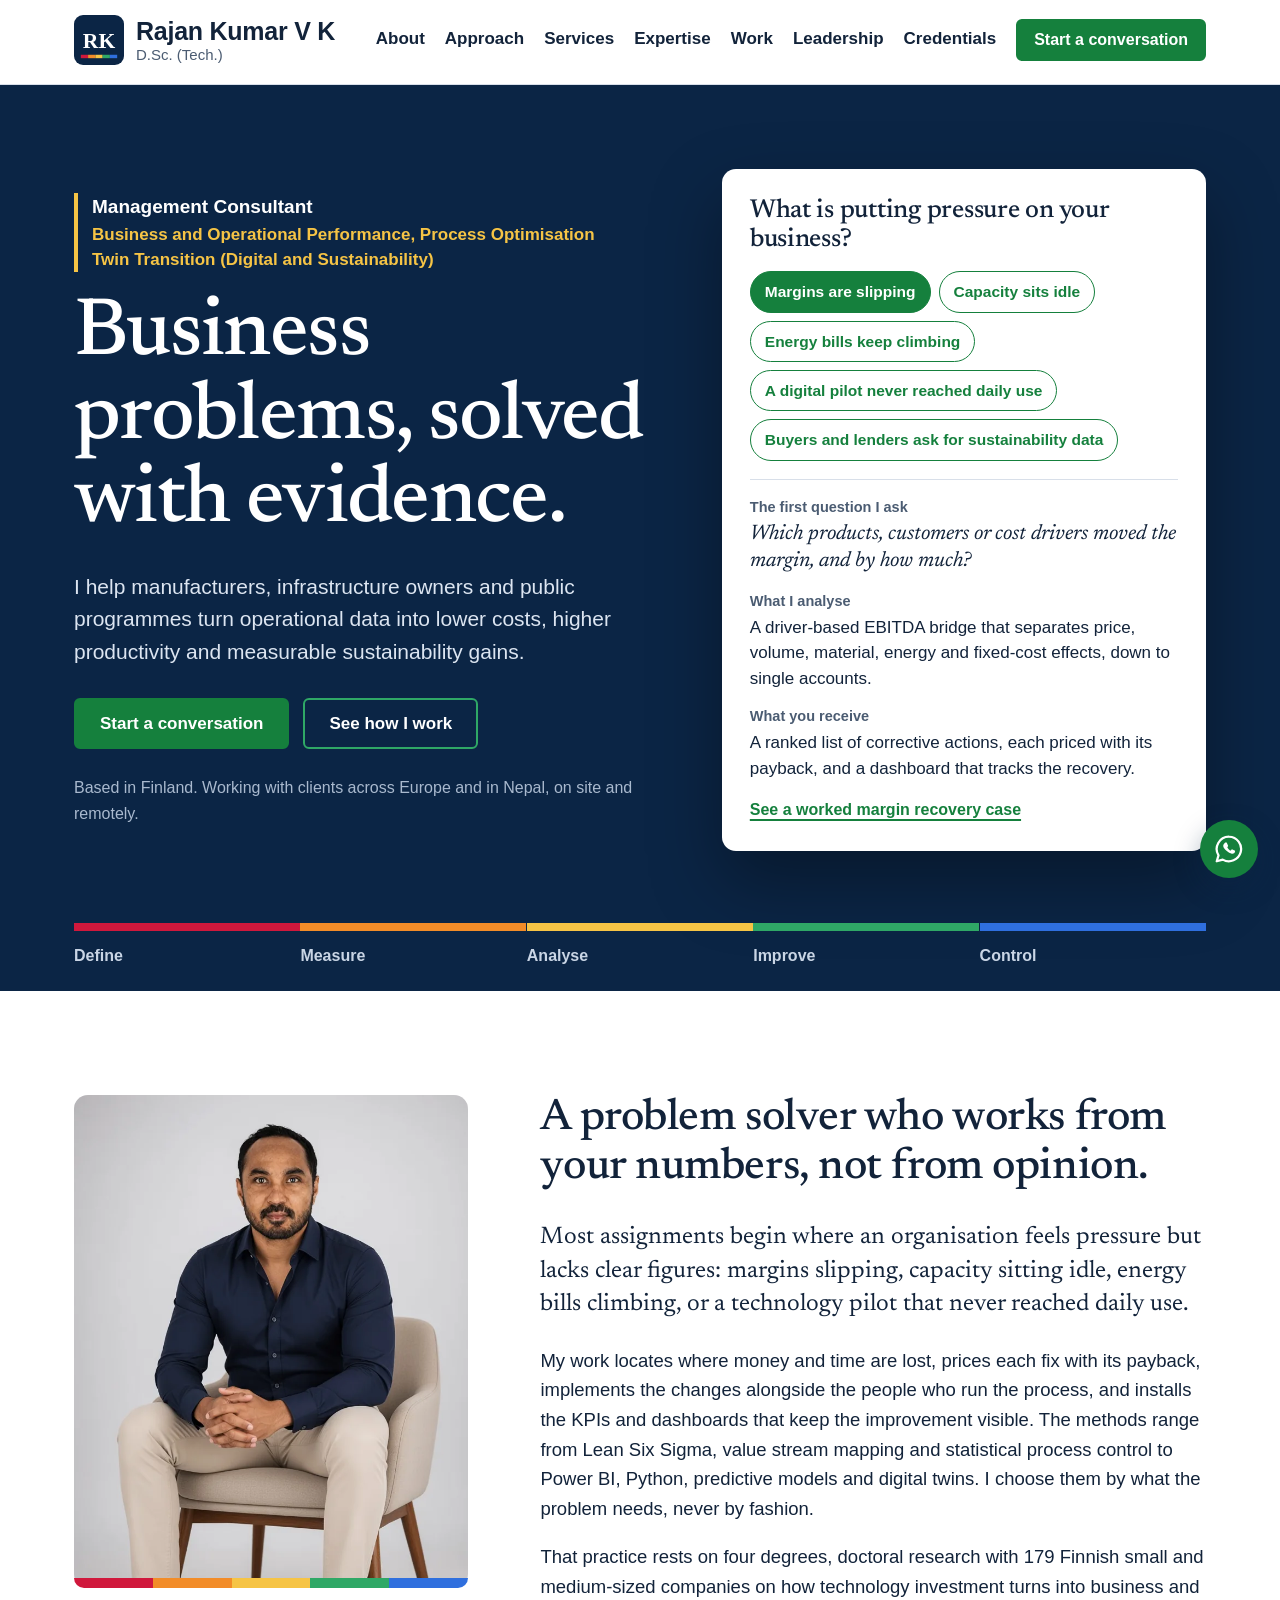
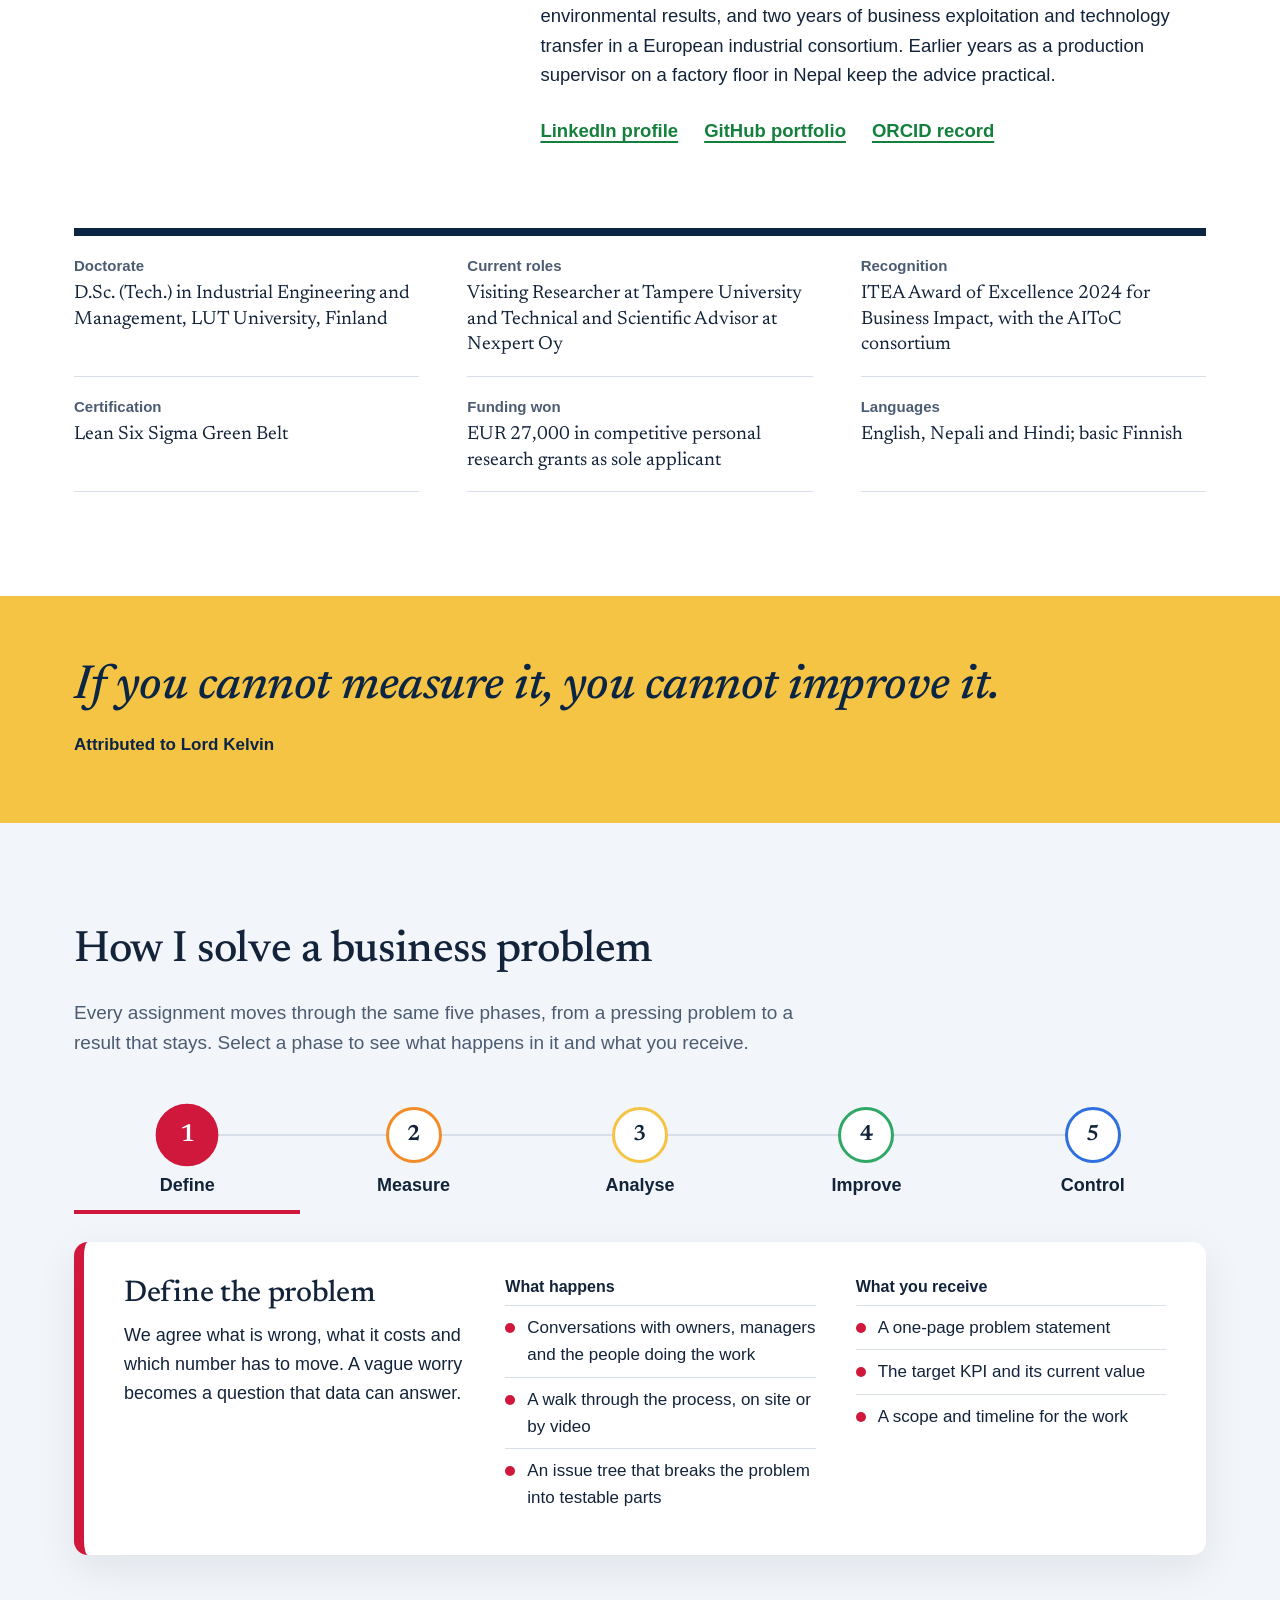
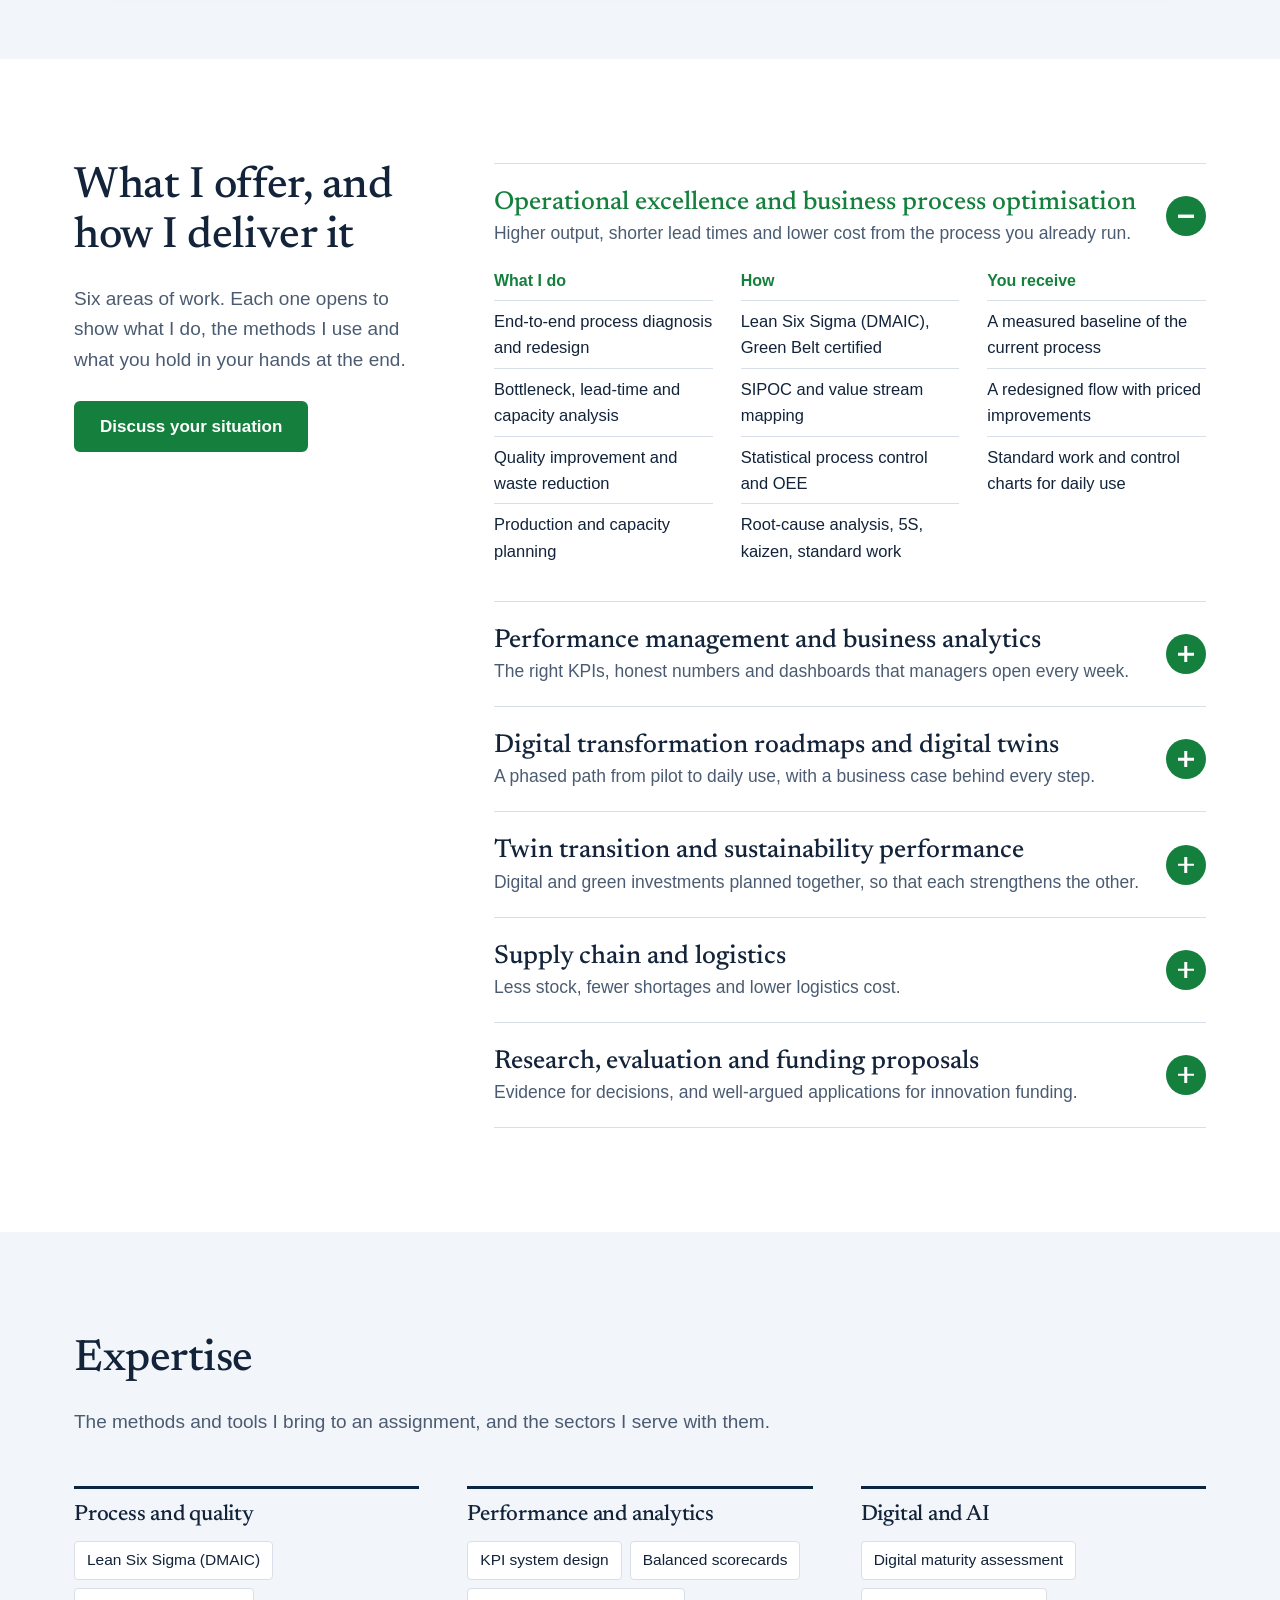
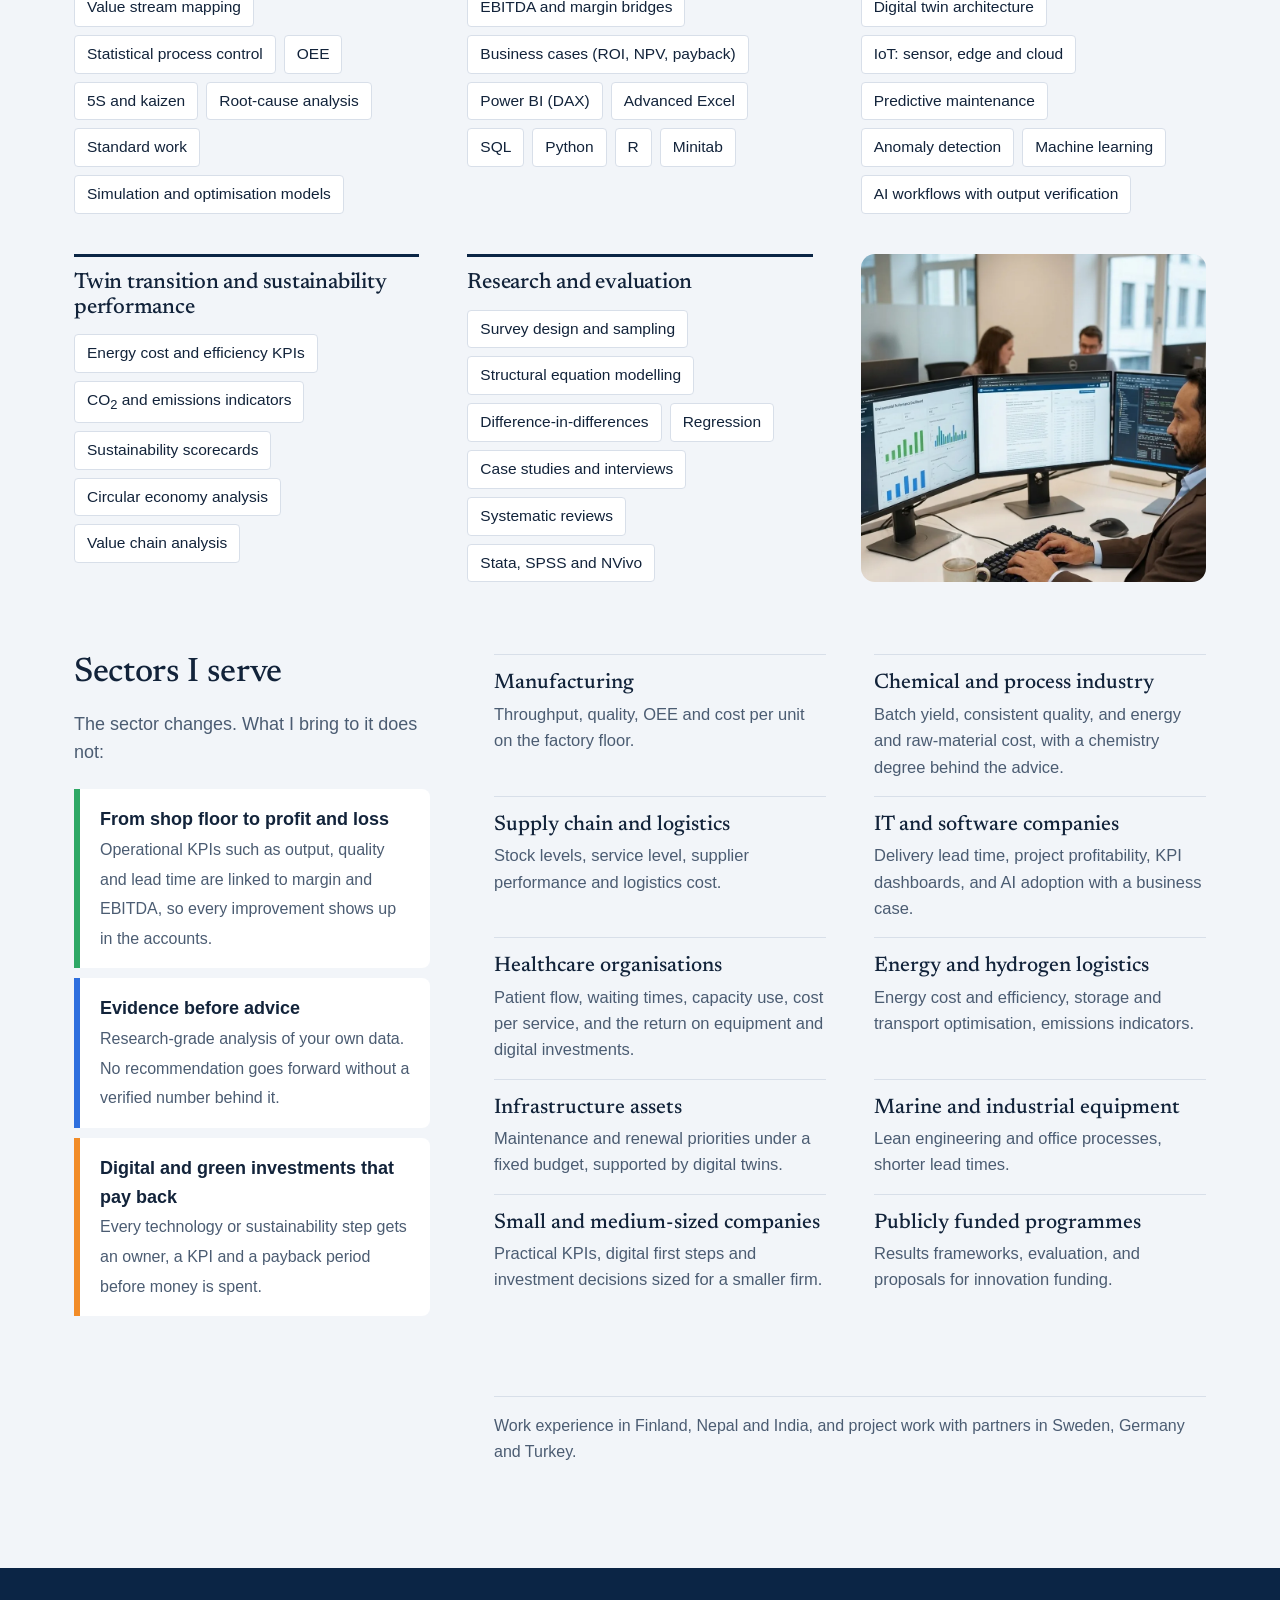
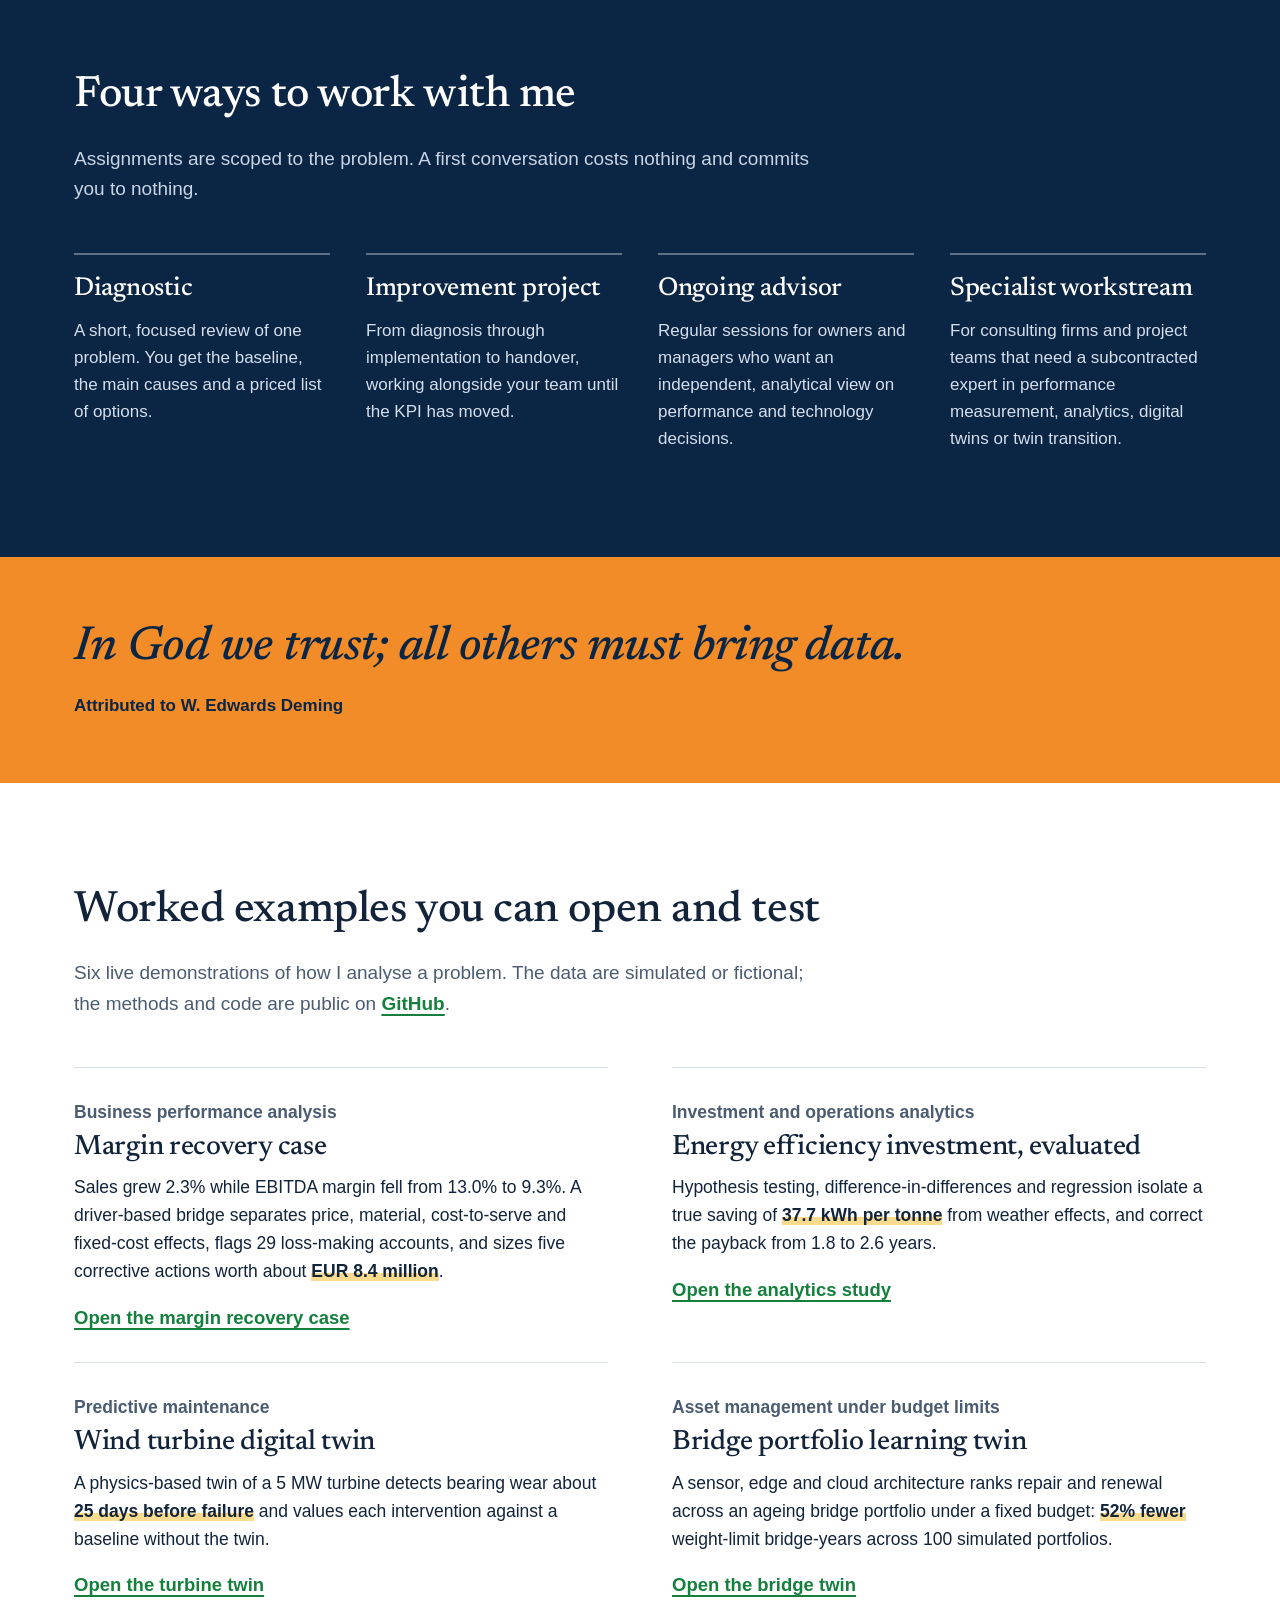
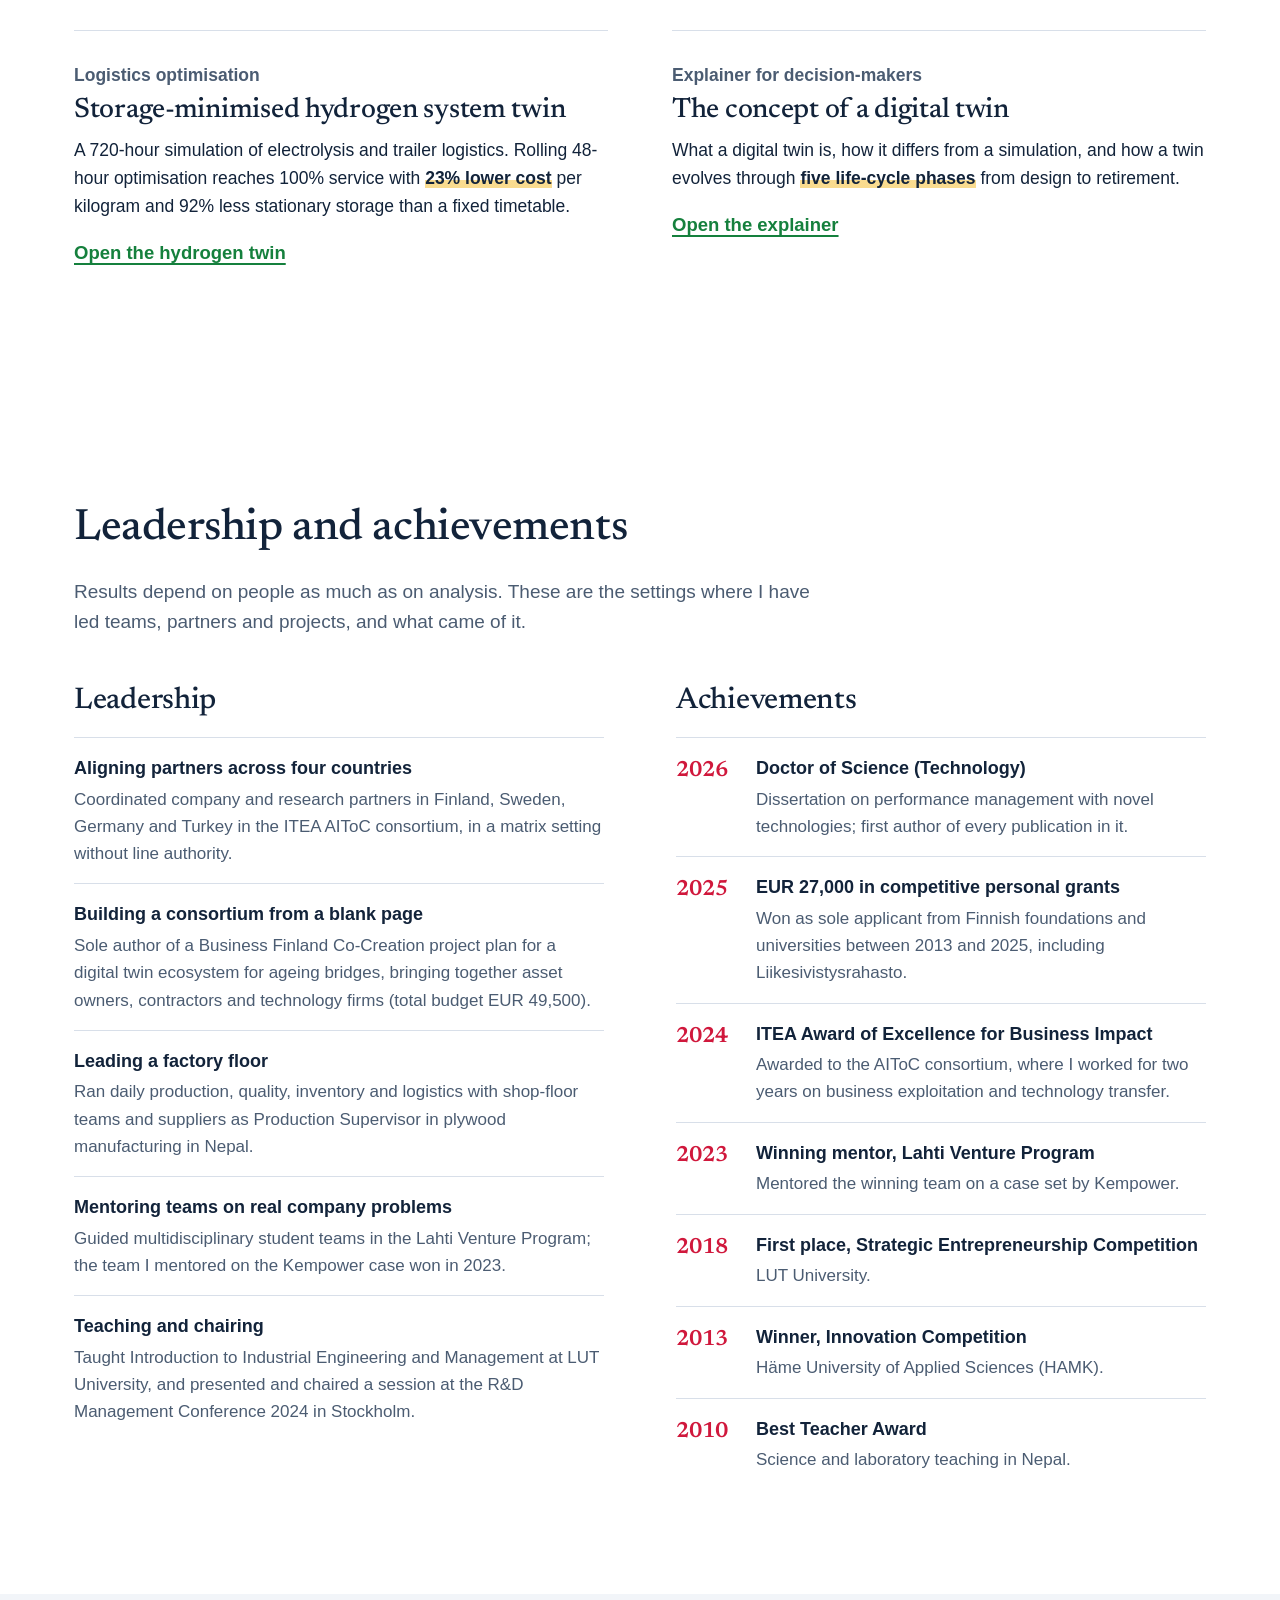
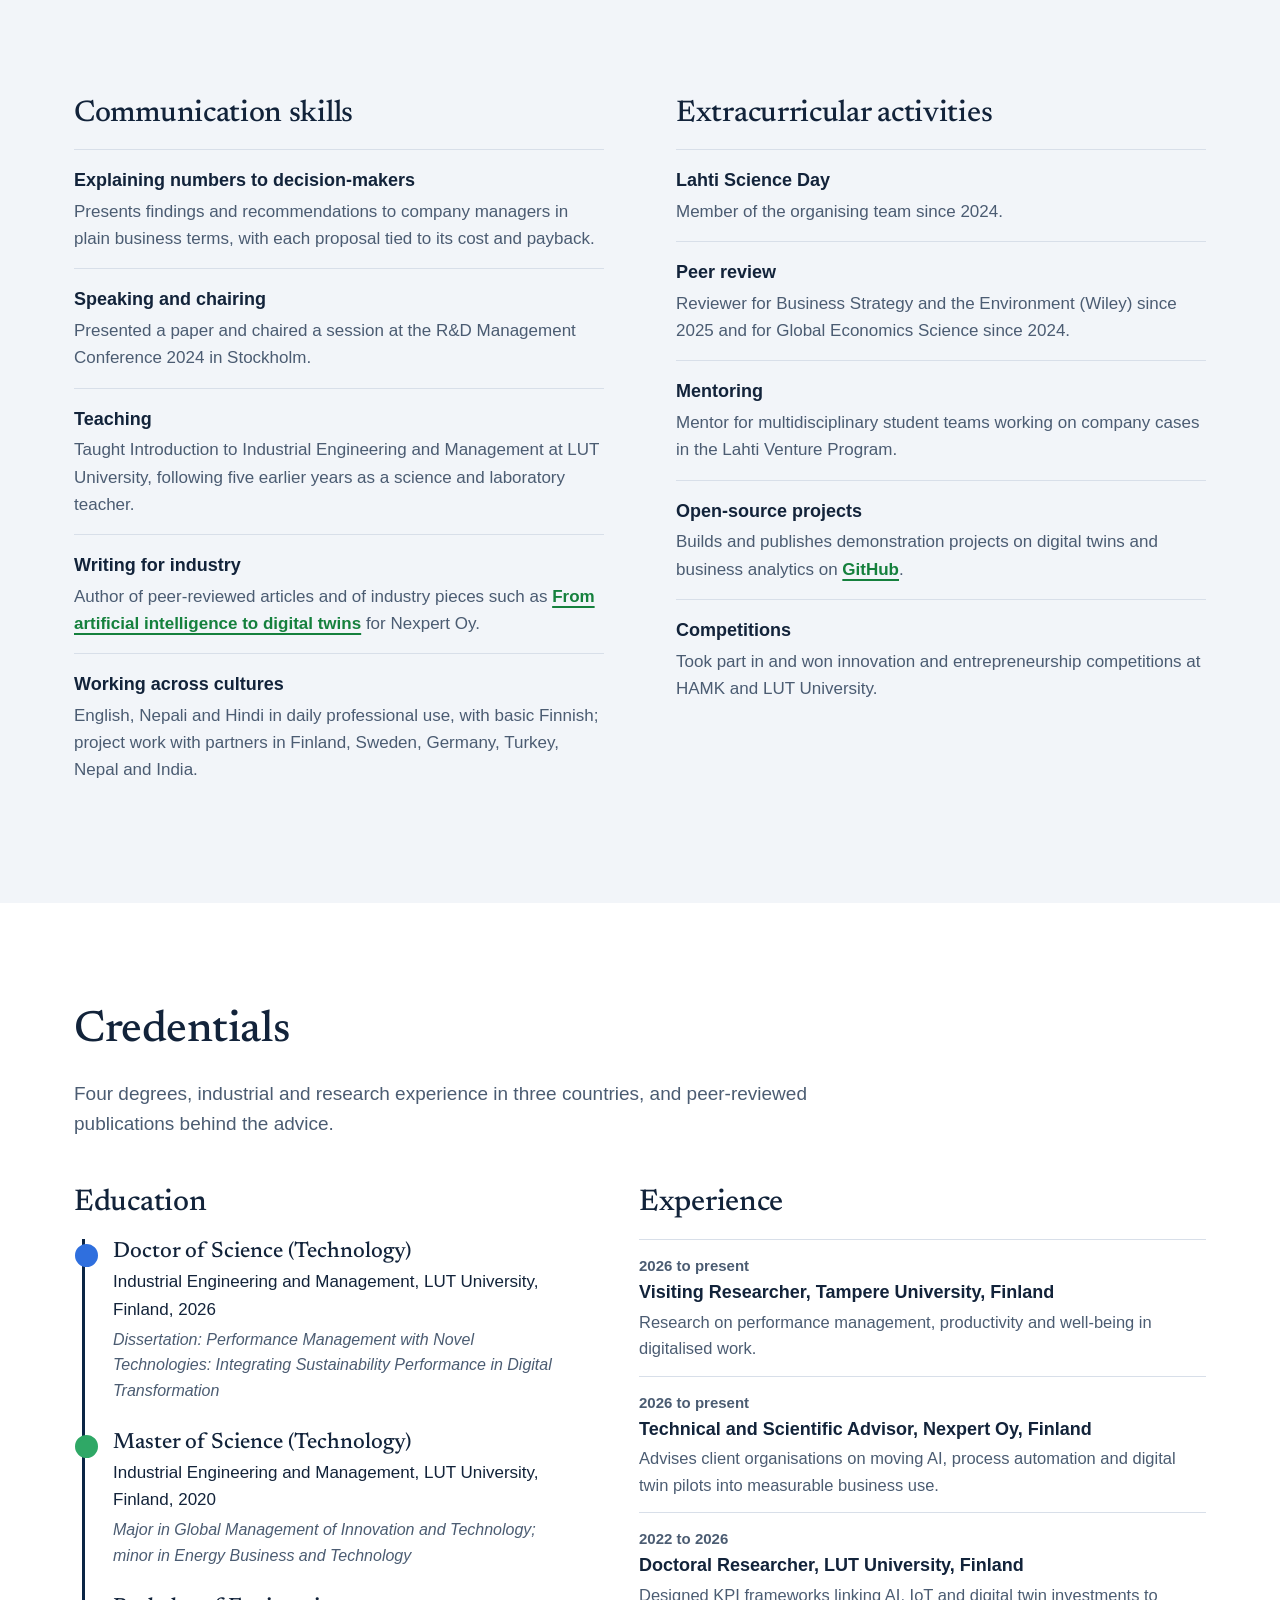
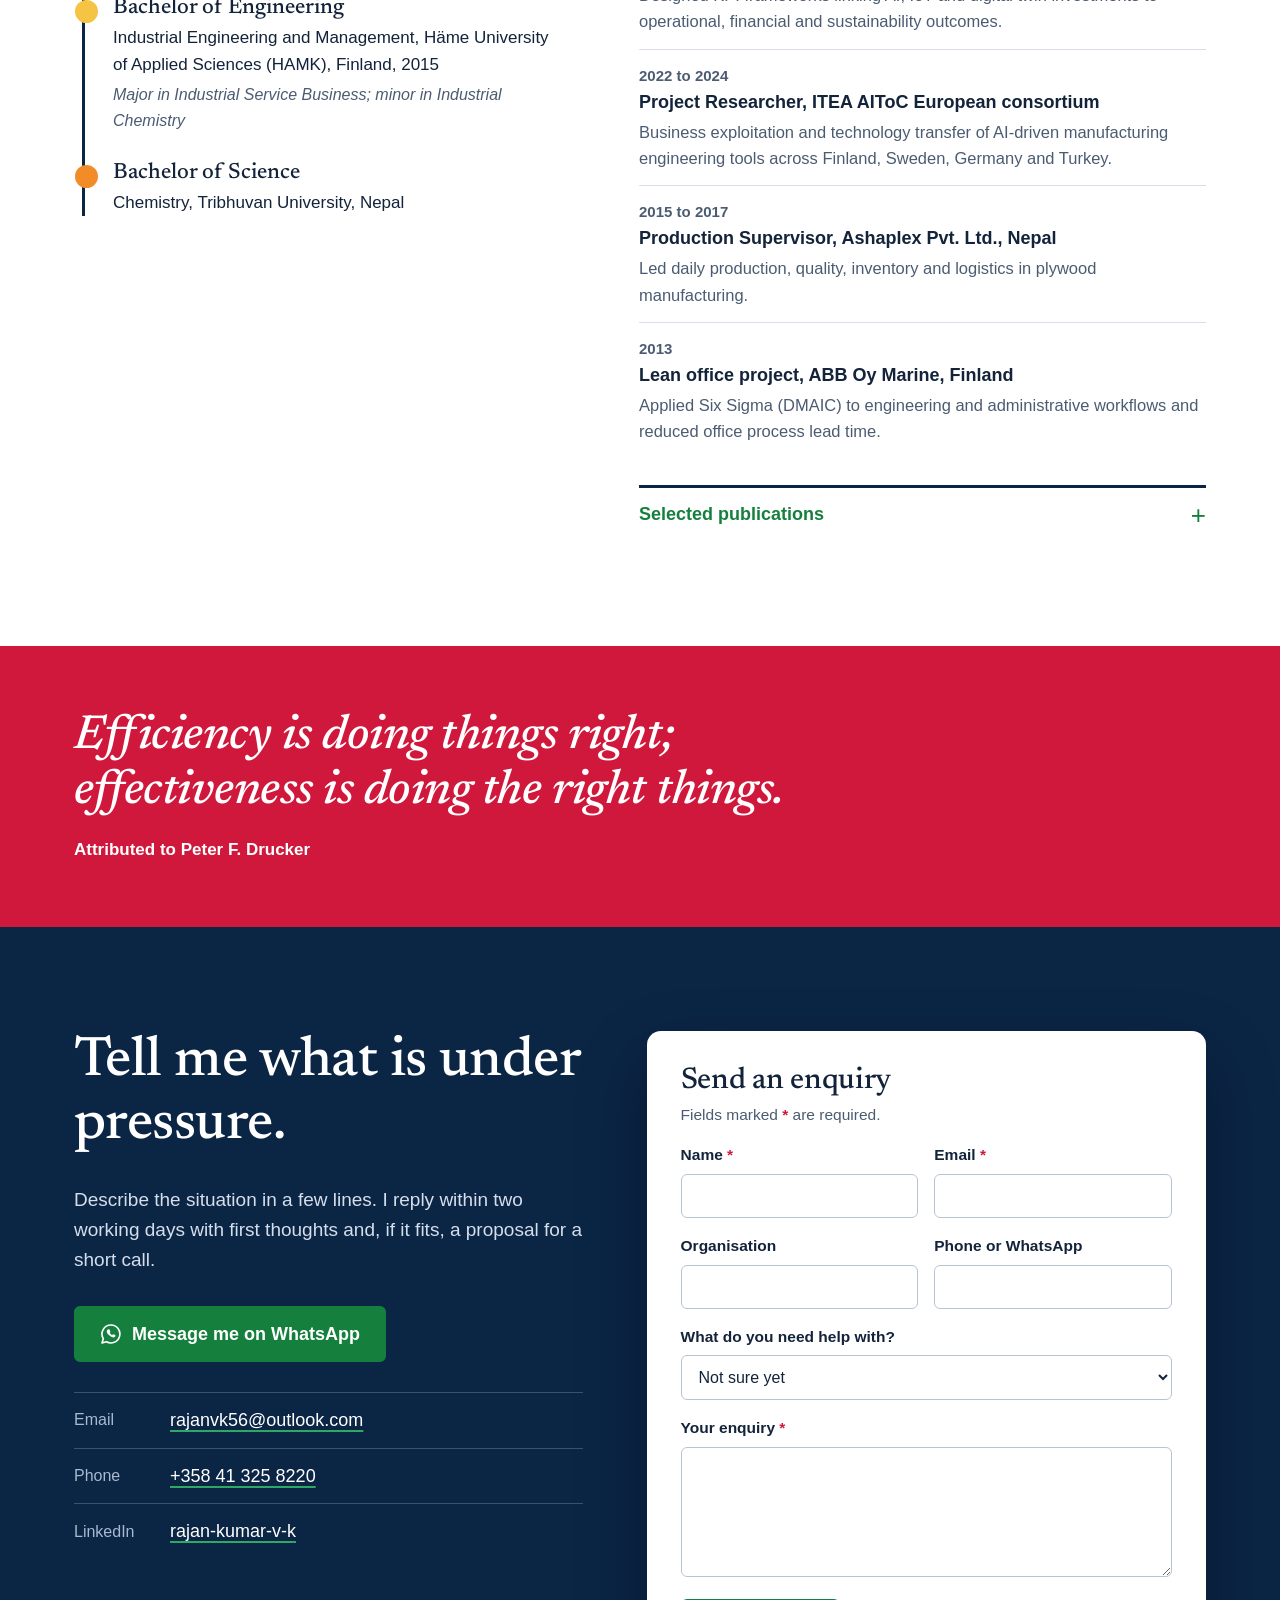
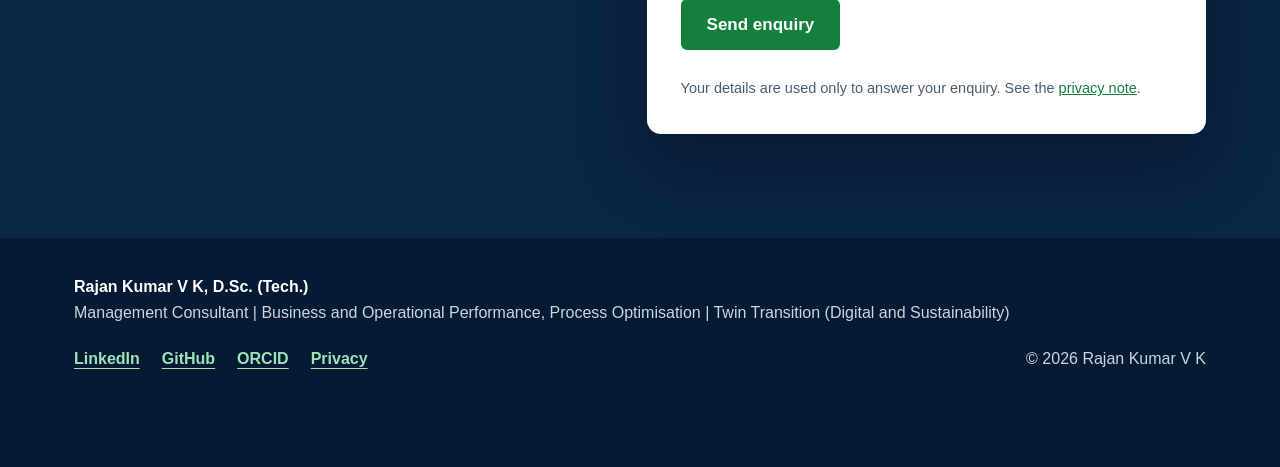
<file: index.html>
<!doctype html>
<html lang="en">
<head>
<meta charset="utf-8">
<meta name="viewport" content="width=device-width, initial-scale=1">
<title>Rajan Kumar V K, D.Sc. (Tech.) | Management Consultant, Business and Operational Performance</title>
<meta name="description" content="Rajan Kumar V K, D.Sc. (Tech.): management consultant for business and operational performance, process optimisation, and twin transition (digital and sustainability). Based in Finland, working with clients across Europe and in Nepal.">
<link rel="canonical" href="https://rajan56.github.io/RajaVKConsultant/">
<meta property="og:type" content="website">
<meta property="og:title" content="Rajan Kumar V K | Business problems, solved with evidence">
<meta property="og:description" content="Management consultant for business and operational performance, process optimisation, and twin transition (digital and sustainability). Based in Finland, working with clients across Europe and in Nepal.">
<meta property="og:url" content="https://rajan56.github.io/RajaVKConsultant/">
<meta property="og:image" content="https://rajan56.github.io/RajaVKConsultant/assets/img/og.png">
<meta name="twitter:card" content="summary_large_image">
<meta name="theme-color" content="#0B2545">
<link rel="icon" type="image/svg+xml" href="assets/img/favicon.svg">
<link rel="preload" href="assets/fonts/newsreader-latin-wght-normal.woff2" as="font" type="font/woff2" crossorigin>
<link rel="stylesheet" href="assets/css/main.css">
<script type="application/ld+json">
{
  "@context": "https://schema.org",
  "@type": "ProfessionalService",
  "name": "Rajan Kumar V K, Management Consultant",
  "url": "https://rajan56.github.io/RajaVKConsultant/",
  "email": "rajanvk56@outlook.com",
  "telephone": "+358413258220",
  "areaServed": ["Finland", "Europe", "Nepal"],
  "knowsAbout": ["Business performance analysis", "Operational performance", "Business process optimisation", "Operational excellence", "Lean Six Sigma", "Performance management", "Business analytics", "Digital transformation", "Digital twins", "Twin transition", "Sustainability performance"],
  "founder": {
    "@type": "Person",
    "name": "Rajan Kumar V K",
    "honorificSuffix": "D.Sc. (Tech.)",
    "jobTitle": "Management Consultant, Business and Operational Performance",
    "alumniOf": ["LUT University", "Häme University of Applied Sciences", "Tribhuvan University"],
    "sameAs": ["https://www.linkedin.com/in/rajan-kumar-v-k-0a541799", "https://github.com/Rajan56", "https://orcid.org/0009-0005-0459-7291"]
  }
}
</script>
</head>
<body>
<a class="skip" href="#main">Skip to content</a>

<header class="site-header" id="top">
  <div class="wrap header-row">
    <a class="brand" href="#top" aria-label="Rajan Kumar V K, home">
      <svg class="mark" viewBox="0 0 44 44" aria-hidden="true">
        <rect x="0" y="0" width="44" height="44" rx="8" fill="#0B2545"/>
        <text x="22" y="29" text-anchor="middle" font-family="Georgia, serif" font-size="19" font-weight="600" fill="#fff">RK</text>
        <rect x="6" y="35" width="6.4" height="3" fill="#D0183C"/><rect x="12.4" y="35" width="6.4" height="3" fill="#F28C28"/><rect x="18.8" y="35" width="6.4" height="3" fill="#F6C445"/><rect x="25.2" y="35" width="6.4" height="3" fill="#2FA866"/><rect x="31.6" y="35" width="6.4" height="3" fill="#2F6FDE"/>
      </svg>
      <span class="brand-text"><b>Rajan Kumar V K</b><small>D.Sc. (Tech.)</small></span>
    </a>
    <button class="nav-toggle" type="button" aria-expanded="false" aria-controls="nav"><span class="sr">Menu</span><i></i><i></i><i></i></button>
    <nav id="nav" class="main-nav" aria-label="Main">
      <a href="#about">About</a>
      <a href="#approach">Approach</a>
      <a href="#services">Services</a>
      <a href="#expertise">Expertise</a>
      <a href="#work">Work</a>
      <a href="#leadership">Leadership</a>
      <a href="#credentials">Credentials</a>
      <a class="btn btn-sm" href="#contact">Start a conversation</a>
    </nav>
  </div>
  <div class="progress" aria-hidden="true"><span id="progressFill"></span></div>
</header>

<main id="main">

<!-- ================= HERO ================= -->
<section class="hero">
  <div class="wrap hero-grid">
    <div class="hero-copy">
      <p class="hero-kicker"><span>Management Consultant</span><span>Business and Operational Performance, Process Optimisation</span><span>Twin Transition (Digital and Sustainability)</span></p>
      <h1>Business problems, solved with evidence.</h1>
      <p class="hero-lead">I help manufacturers, infrastructure owners and public programmes turn operational data into lower costs, higher productivity and measurable sustainability gains.</p>
      <div class="hero-cta">
        <a class="btn" href="#contact">Start a conversation</a>
        <a class="btn btn-ghost" href="#approach">See how I work</a>
      </div>
      <p class="hero-where">Based in Finland. Working with clients across Europe and in Nepal, on site and remotely.</p>
    </div>

    <div class="picker" id="picker">
      <h2 class="picker-q">What is putting pressure on your business?</h2>
      <div class="picker-chips" role="tablist" aria-label="Business pressures">
        <button type="button" role="tab" class="chip" data-k="margin" aria-selected="true">Margins are slipping</button>
        <button type="button" role="tab" class="chip" data-k="capacity" aria-selected="false">Capacity sits idle</button>
        <button type="button" role="tab" class="chip" data-k="energy" aria-selected="false">Energy bills keep climbing</button>
        <button type="button" role="tab" class="chip" data-k="digital" aria-selected="false">A digital pilot never reached daily use</button>
        <button type="button" role="tab" class="chip" data-k="esg" aria-selected="false">Buyers and lenders ask for sustainability data</button>
      </div>
      <div class="picker-out" id="pickerOut" role="tabpanel" aria-live="polite"></div>
    </div>
  </div>

  <div class="wrap">
    <ol class="spectrum" aria-label="The five phases of every assignment">
      <li class="c1"><span>Define</span></li>
      <li class="c2"><span>Measure</span></li>
      <li class="c3"><span>Analyse</span></li>
      <li class="c4"><span>Improve</span></li>
      <li class="c5"><span>Control</span></li>
    </ol>
  </div>
</section>

<!-- ================= ABOUT ================= -->
<section class="section" id="about">
  <div class="wrap about-grid">
    <figure class="about-photo">
      <img src="assets/img/rajan-portrait.webp" width="720" height="900" alt="Rajan Kumar V K, seated, in a navy shirt">
    </figure>
    <div class="about-main">
      <h2>A problem solver who works from your numbers, not from opinion.</h2>
      <p class="big">Most assignments begin where an organisation feels pressure but lacks clear figures: margins slipping, capacity sitting idle, energy bills climbing, or a technology pilot that never reached daily use.</p>
      <p>My work locates where money and time are lost, prices each fix with its payback, implements the changes alongside the people who run the process, and installs the KPIs and dashboards that keep the improvement visible. The methods range from Lean Six Sigma, value stream mapping and statistical process control to Power BI, Python, predictive models and digital twins. I choose them by what the problem needs, never by fashion.</p>
      <p>That practice rests on four degrees, doctoral research with 179 Finnish small and medium-sized companies on how technology investment turns into business and environmental results, and two years of business exploitation and technology transfer in a European industrial consortium. Earlier years as a production supervisor on a factory floor in Nepal keep the advice practical.</p>
      <p class="about-links">
        <a class="tlink" href="https://www.linkedin.com/in/rajan-kumar-v-k-0a541799" target="_blank" rel="noopener">LinkedIn profile</a>
        <a class="tlink" href="https://github.com/Rajan56" target="_blank" rel="noopener">GitHub portfolio</a>
        <a class="tlink" href="https://orcid.org/0009-0005-0459-7291" target="_blank" rel="noopener">ORCID record</a>
      </p>
    </div>
  </div>
  <div class="wrap">
    <aside class="about-facts" aria-label="Key facts">
      <dl>
        <div><dt>Doctorate</dt><dd>D.Sc. (Tech.) in Industrial Engineering and Management, LUT University, Finland</dd></div>
        <div><dt>Current roles</dt><dd>Visiting Researcher at Tampere University and Technical and Scientific Advisor at Nexpert Oy</dd></div>
        <div><dt>Recognition</dt><dd>ITEA Award of Excellence 2024 for Business Impact, with the AIToC consortium</dd></div>
        <div><dt>Certification</dt><dd>Lean Six Sigma Green Belt</dd></div>
        <div><dt>Funding won</dt><dd>EUR 27,000 in competitive personal research grants as sole applicant</dd></div>
        <div><dt>Languages</dt><dd>English, Nepali and Hindi; basic Finnish</dd></div>
      </dl>
    </aside>
  </div>
</section>

<figure class="quote q-yellow">
  <div class="wrap">
    <blockquote>If you cannot measure it, you cannot improve it.</blockquote>
    <figcaption>Attributed to Lord Kelvin</figcaption>
  </div>
</figure>

<!-- ================= APPROACH ================= -->
<section class="section tint" id="approach">
  <div class="wrap">
    <div class="sec-head">
      <h2>How I solve a business problem</h2>
      <p>Every assignment moves through the same five phases, from a pressing problem to a result that stays. Select a phase to see what happens in it and what you receive.</p>
    </div>
    <div class="phases" id="phases">
      <div class="phase-track" role="tablist" aria-label="Phases of an assignment">
        <button type="button" role="tab" class="phase c1" data-i="0" aria-selected="true"><span class="n">1</span><span class="t">Define</span></button>
        <button type="button" role="tab" class="phase c2" data-i="1" aria-selected="false"><span class="n">2</span><span class="t">Measure</span></button>
        <button type="button" role="tab" class="phase c3" data-i="2" aria-selected="false"><span class="n">3</span><span class="t">Analyse</span></button>
        <button type="button" role="tab" class="phase c4" data-i="3" aria-selected="false"><span class="n">4</span><span class="t">Improve</span></button>
        <button type="button" role="tab" class="phase c5" data-i="4" aria-selected="false"><span class="n">5</span><span class="t">Control</span></button>
      </div>
      <div class="phase-panel" id="phasePanel" role="tabpanel" aria-live="polite"></div>
    </div>
  </div>
</section>

<!-- ================= SERVICES ================= -->
<section class="section" id="services">
  <div class="wrap services-grid">
    <div class="sec-head sticky">
      <h2>What I offer, and how I deliver it</h2>
      <p>Six areas of work. Each one opens to show what I do, the methods I use and what you hold in your hands at the end.</p>
      <a class="btn" href="#contact">Discuss your situation</a>
    </div>
    <div class="acc" id="acc">

      <article class="acc-item">
        <h3><button type="button" class="acc-btn" aria-expanded="false"><span class="acc-t">Operational excellence and business process optimisation</span><span class="acc-s">Higher output, shorter lead times and lower cost from the process you already run.</span><i class="plus" aria-hidden="true"></i></button></h3>
        <div class="acc-body" hidden>
          <div><h4>What I do</h4><ul><li>End-to-end process diagnosis and redesign</li><li>Bottleneck, lead-time and capacity analysis</li><li>Quality improvement and waste reduction</li><li>Production and capacity planning</li></ul></div>
          <div><h4>How</h4><ul><li>Lean Six Sigma (DMAIC), Green Belt certified</li><li>SIPOC and value stream mapping</li><li>Statistical process control and OEE</li><li>Root-cause analysis, 5S, kaizen, standard work</li></ul></div>
          <div><h4>You receive</h4><ul><li>A measured baseline of the current process</li><li>A redesigned flow with priced improvements</li><li>Standard work and control charts for daily use</li></ul></div>
        </div>
      </article>

      <article class="acc-item">
        <h3><button type="button" class="acc-btn" aria-expanded="false"><span class="acc-t">Performance management and business analytics</span><span class="acc-s">The right KPIs, honest numbers and dashboards that managers open every week.</span><i class="plus" aria-hidden="true"></i></button></h3>
        <div class="acc-body" hidden>
          <div><h4>What I do</h4><ul><li>KPI and performance measurement system design</li><li>Margin and EBITDA analysis, cost-to-serve</li><li>Business cases with ROI, NPV and payback</li><li>Forecasting and scenario modelling</li></ul></div>
          <div><h4>How</h4><ul><li>Balanced and sustainability scorecards</li><li>Driver-based EBITDA and margin bridges</li><li>Power BI, SQL, Python and R</li><li>Variance analysis and automated data checks</li></ul></div>
          <div><h4>You receive</h4><ul><li>A KPI framework linked to strategy</li><li>A working dashboard on your own data</li><li>A ranked list of actions with their financial effect</li></ul></div>
        </div>
      </article>

      <article class="acc-item">
        <h3><button type="button" class="acc-btn" aria-expanded="false"><span class="acc-t">Digital transformation roadmaps and digital twins</span><span class="acc-s">A phased path from pilot to daily use, with a business case behind every step.</span><i class="plus" aria-hidden="true"></i></button></h3>
        <div class="acc-body" hidden>
          <div><h4>What I do</h4><ul><li>Digital maturity assessment and roadmap</li><li>Digital twin ecosystem architecture</li><li>Predictive maintenance and anomaly detection concepts</li><li>AI and automation use cases with verification</li></ul></div>
          <div><h4>How</h4><ul><li>Each initiative framed with an owner and a benefit KPI</li><li>Sensor, edge, cloud and analytics layers planned together</li><li>Small phases that each show value before the next begins</li><li>Change management and staff training</li></ul></div>
          <div><h4>You receive</h4><ul><li>A maturity profile and a prioritised roadmap</li><li>Business cases for the first initiatives</li><li>Data and dashboard requirements for implementation partners</li></ul></div>
        </div>
      </article>

      <article class="acc-item">
        <h3><button type="button" class="acc-btn" aria-expanded="false"><span class="acc-t">Twin transition and sustainability performance</span><span class="acc-s">Digital and green investments planned together, so that each strengthens the other.</span><i class="plus" aria-hidden="true"></i></button></h3>
        <div class="acc-body" hidden>
          <div><h4>What I do</h4><ul><li>Twin transition roadmaps (digital plus green)</li><li>Energy efficiency and energy cost analysis</li><li>CO<sub>2</sub> and emissions indicators</li><li>Sustainability performance measurement</li></ul></div>
          <div><h4>How</h4><ul><li>Energy and emissions baselines from bills and site data</li><li>Statistical separation of true savings from weather and volume effects</li><li>Environmental KPIs connected to operational and financial KPIs</li><li>Circular economy and value chain analysis</li></ul></div>
          <div><h4>You receive</h4><ul><li>A sustainability direction with measurable targets</li><li>Efficiency measures ranked by payback</li><li>Indicators that banks, buyers and regulators can read</li></ul></div>
        </div>
      </article>

      <article class="acc-item">
        <h3><button type="button" class="acc-btn" aria-expanded="false"><span class="acc-t">Supply chain and logistics</span><span class="acc-s">Less stock, fewer shortages and lower logistics cost.</span><i class="plus" aria-hidden="true"></i></button></h3>
        <div class="acc-body" hidden>
          <div><h4>What I do</h4><ul><li>Inventory optimisation</li><li>Supplier and procurement review</li><li>Logistics cost analysis</li><li>Demand and supply planning</li></ul></div>
          <div><h4>How</h4><ul><li>ABC analysis, reorder points and safety stock</li><li>Simulation-based logistics optimisation</li><li>Scenario tests for supply and demand shocks</li></ul></div>
          <div><h4>You receive</h4><ul><li>Stock policies by item class</li><li>A costed logistics improvement plan</li><li>A simple planning model your team can run</li></ul></div>
        </div>
      </article>

      <article class="acc-item">
        <h3><button type="button" class="acc-btn" aria-expanded="false"><span class="acc-t">Research, evaluation and funding proposals</span><span class="acc-s">Evidence for decisions, and well-argued applications for innovation funding.</span><i class="plus" aria-hidden="true"></i></button></h3>
        <div class="acc-body" hidden>
          <div><h4>What I do</h4><ul><li>Results frameworks, baseline and endline studies</li><li>Survey design, sampling and impact evaluation</li><li>Business exploitation and technology transfer plans</li><li>Business Finland and EU project preparation</li></ul></div>
          <div><h4>How</h4><ul><li>Difference-in-differences, regression and structural equation modelling</li><li>Case studies, interviews and systematic reviews</li><li>Work packages, budgets and consortium building</li></ul></div>
          <div><h4>You receive</h4><ul><li>An evaluation report with clear recommendations</li><li>A complete project plan ready for submission</li><li>Indicator sets that funders accept</li></ul></div>
        </div>
      </article>

    </div>
  </div>
</section>

<!-- ================= EXPERTISE ================= -->
<section class="section tint" id="expertise">
  <div class="wrap">
    <div class="sec-head">
      <h2>Expertise</h2>
      <p>The methods and tools I bring to an assignment, and the sectors I serve with them.</p>
    </div>
    <div class="xp-grid">
      <article class="xp">
        <h3>Process and quality</h3>
        <ul class="tags"><li>Lean Six Sigma (DMAIC)</li><li>Value stream mapping</li><li>Statistical process control</li><li>OEE</li><li>5S and kaizen</li><li>Root-cause analysis</li><li>Standard work</li><li>Simulation and optimisation models</li></ul>
      </article>
      <article class="xp">
        <h3>Performance and analytics</h3>
        <ul class="tags"><li>KPI system design</li><li>Balanced scorecards</li><li>EBITDA and margin bridges</li><li>Business cases (ROI, NPV, payback)</li><li>Power BI (DAX)</li><li>Advanced Excel</li><li>SQL</li><li>Python</li><li>R</li><li>Minitab</li></ul>
      </article>
      <article class="xp">
        <h3>Digital and AI</h3>
        <ul class="tags"><li>Digital maturity assessment</li><li>Digital twin architecture</li><li>IoT: sensor, edge and cloud</li><li>Predictive maintenance</li><li>Anomaly detection</li><li>Machine learning</li><li>AI workflows with output verification</li></ul>
      </article>
      <article class="xp">
        <h3>Twin transition and sustainability performance</h3>
        <ul class="tags"><li>Energy cost and efficiency KPIs</li><li>CO<sub>2</sub> and emissions indicators</li><li>Sustainability scorecards</li><li>Circular economy analysis</li><li>Value chain analysis</li></ul>
      </article>
      <article class="xp">
        <h3>Research and evaluation</h3>
        <ul class="tags"><li>Survey design and sampling</li><li>Structural equation modelling</li><li>Difference-in-differences</li><li>Regression</li><li>Case studies and interviews</li><li>Systematic reviews</li><li>Stata, SPSS and NVivo</li></ul>
      </article>
      <figure class="xp-photo">
        <img src="assets/img/rajan-at-work.webp" width="880" height="1090" loading="lazy" alt="Rajan Kumar V K at his desk, working with performance dashboards and analysis code on three screens">
      </figure>
    </div>

    <div class="sectors" id="sectors">
      <div class="sectors-head">
        <h3>Sectors I serve</h3>
        <p>The sector changes. What I bring to it does not:</p>
        <ul class="outcomes">
          <li class="o1"><b>From shop floor to profit and loss</b><span>Operational KPIs such as output, quality and lead time are linked to margin and EBITDA, so every improvement shows up in the accounts.</span></li>
          <li class="o2"><b>Evidence before advice</b><span>Research-grade analysis of your own data. No recommendation goes forward without a verified number behind it.</span></li>
          <li class="o3"><b>Digital and green investments that pay back</b><span>Every technology or sustainability step gets an owner, a KPI and a payback period before money is spent.</span></li>
        </ul>
      </div>
      <ul class="sector-list">
        <li><b>Manufacturing</b><p>Throughput, quality, OEE and cost per unit on the factory floor.</p></li>
        <li><b>Chemical and process industry</b><p>Batch yield, consistent quality, and energy and raw-material cost, with a chemistry degree behind the advice.</p></li>
        <li><b>Supply chain and logistics</b><p>Stock levels, service level, supplier performance and logistics cost.</p></li>
        <li><b>IT and software companies</b><p>Delivery lead time, project profitability, KPI dashboards, and AI adoption with a business case.</p></li>
        <li><b>Healthcare organisations</b><p>Patient flow, waiting times, capacity use, cost per service, and the return on equipment and digital investments.</p></li>
        <li><b>Energy and hydrogen logistics</b><p>Energy cost and efficiency, storage and transport optimisation, emissions indicators.</p></li>
        <li><b>Infrastructure assets</b><p>Maintenance and renewal priorities under a fixed budget, supported by digital twins.</p></li>
        <li><b>Marine and industrial equipment</b><p>Lean engineering and office processes, shorter lead times.</p></li>
        <li><b>Small and medium-sized companies</b><p>Practical KPIs, digital first steps and investment decisions sized for a smaller firm.</p></li>
        <li><b>Publicly funded programmes</b><p>Results frameworks, evaluation, and proposals for innovation funding.</p></li>
      </ul>
      <p class="sectors-note">Work experience in Finland, Nepal and India, and project work with partners in Sweden, Germany and Turkey.</p>
    </div>
  </div>
</section>

<!-- ================= WAYS TO WORK ================= -->
<section class="section navy" id="engage">
  <div class="wrap">
    <div class="sec-head">
      <h2>Four ways to work with me</h2>
      <p>Assignments are scoped to the problem. A first conversation costs nothing and commits you to nothing.</p>
    </div>
    <div class="ways">
      <article class="way"><h3>Diagnostic</h3><p>A short, focused review of one problem. You get the baseline, the main causes and a priced list of options.</p></article>
      <article class="way"><h3>Improvement project</h3><p>From diagnosis through implementation to handover, working alongside your team until the KPI has moved.</p></article>
      <article class="way"><h3>Ongoing advisor</h3><p>Regular sessions for owners and managers who want an independent, analytical view on performance and technology decisions.</p></article>
      <article class="way"><h3>Specialist workstream</h3><p>For consulting firms and project teams that need a subcontracted expert in performance measurement, analytics, digital twins or twin transition.</p></article>
    </div>
  </div>
</section>

<figure class="quote q-orange">
  <div class="wrap">
    <blockquote>In God we trust; all others must bring data.</blockquote>
    <figcaption>Attributed to W. Edwards Deming</figcaption>
  </div>
</figure>

<!-- ================= WORK ================= -->
<section class="section" id="work">
  <div class="wrap">
    <div class="sec-head">
      <h2>Worked examples you can open and test</h2>
      <p>Six live demonstrations of how I analyse a problem. The data are simulated or fictional; the methods and code are public on <a class="tlink" href="https://github.com/Rajan56" target="_blank" rel="noopener">GitHub</a>.</p>
    </div>
    <div class="work-list">
      <article class="work">
        <p class="work-tag">Business performance analysis</p>
        <h3>Margin recovery case</h3>
        <p>Sales grew 2.3% while EBITDA margin fell from 13.0% to 9.3%. A driver-based bridge separates price, material, cost-to-serve and fixed-cost effects, flags 29 loss-making accounts, and sizes five corrective actions worth about <b>EUR 8.4 million</b>.</p>
        <a class="tlink" href="https://rajan56.github.io/margin-recovery-case/" target="_blank" rel="noopener">Open the margin recovery case</a>
      </article>
      <article class="work">
        <p class="work-tag">Investment and operations analytics</p>
        <h3>Energy efficiency investment, evaluated</h3>
        <p>Hypothesis testing, difference-in-differences and regression isolate a true saving of <b>37.7 kWh per tonne</b> from weather effects, and correct the payback from 1.8 to 2.6 years.</p>
        <a class="tlink" href="https://rajan56.github.io/DataAnalyticsWith-R/" target="_blank" rel="noopener">Open the analytics study</a>
      </article>
      <article class="work">
        <p class="work-tag">Predictive maintenance</p>
        <h3>Wind turbine digital twin</h3>
        <p>A physics-based twin of a 5 MW turbine detects bearing wear about <b>25 days before failure</b> and values each intervention against a baseline without the twin.</p>
        <a class="tlink" href="https://rajan56.github.io/turbine-digital-twin/" target="_blank" rel="noopener">Open the turbine twin</a>
      </article>
      <article class="work">
        <p class="work-tag">Asset management under budget limits</p>
        <h3>Bridge portfolio learning twin</h3>
        <p>A sensor, edge and cloud architecture ranks repair and renewal across an ageing bridge portfolio under a fixed budget: <b>52% fewer</b> weight-limit bridge-years across 100 simulated portfolios.</p>
        <a class="tlink" href="https://rajan56.github.io/bridge-portfolio-learning-twin/" target="_blank" rel="noopener">Open the bridge twin</a>
      </article>
      <article class="work">
        <p class="work-tag">Logistics optimisation</p>
        <h3>Storage-minimised hydrogen system twin</h3>
        <p>A 720-hour simulation of electrolysis and trailer logistics. Rolling 48-hour optimisation reaches 100% service with <b>23% lower cost</b> per kilogram and 92% less stationary storage than a fixed timetable.</p>
        <a class="tlink" href="https://rajan56.github.io/storage-minimised-hydrogen-twin/" target="_blank" rel="noopener">Open the hydrogen twin</a>
      </article>
      <article class="work">
        <p class="work-tag">Explainer for decision-makers</p>
        <h3>The concept of a digital twin</h3>
        <p>What a digital twin is, how it differs from a simulation, and how a twin evolves through <b>five life-cycle phases</b> from design to retirement.</p>
        <a class="tlink" href="https://rajan56.github.io/concept-of-digital-twin/" target="_blank" rel="noopener">Open the explainer</a>
      </article>
    </div>
  </div>
</section>

<!-- ================= LEADERSHIP AND ACHIEVEMENTS ================= -->
<section class="section" id="leadership">
  <div class="wrap">
    <div class="sec-head">
      <h2>Leadership and achievements</h2>
      <p>Results depend on people as much as on analysis. These are the settings where I have led teams, partners and projects, and what came of it.</p>
    </div>
    <div class="lead-grid">
      <div class="lead-col">
        <h3>Leadership</h3>
        <ul class="lead-list">
          <li><b>Aligning partners across four countries</b><p>Coordinated company and research partners in Finland, Sweden, Germany and Turkey in the ITEA AIToC consortium, in a matrix setting without line authority.</p></li>
          <li><b>Building a consortium from a blank page</b><p>Sole author of a Business Finland Co-Creation project plan for a digital twin ecosystem for ageing bridges, bringing together asset owners, contractors and technology firms (total budget EUR 49,500).</p></li>
          <li><b>Leading a factory floor</b><p>Ran daily production, quality, inventory and logistics with shop-floor teams and suppliers as Production Supervisor in plywood manufacturing in Nepal.</p></li>
          <li><b>Mentoring teams on real company problems</b><p>Guided multidisciplinary student teams in the Lahti Venture Program; the team I mentored on the Kempower case won in 2023.</p></li>
          <li><b>Teaching and chairing</b><p>Taught Introduction to Industrial Engineering and Management at LUT University, and presented and chaired a session at the R&amp;D Management Conference 2024 in Stockholm.</p></li>
        </ul>
      </div>
      <div class="lead-col">
        <h3>Achievements</h3>
        <ol class="ach">
          <li><span class="yr">2026</span><div><b>Doctor of Science (Technology)</b><p>Dissertation on performance management with novel technologies; first author of every publication in it.</p></div></li>
          <li><span class="yr">2025</span><div><b>EUR 27,000 in competitive personal grants</b><p>Won as sole applicant from Finnish foundations and universities between 2013 and 2025, including Liikesivistysrahasto.</p></div></li>
          <li><span class="yr">2024</span><div><b>ITEA Award of Excellence for Business Impact</b><p>Awarded to the AIToC consortium, where I worked for two years on business exploitation and technology transfer.</p></div></li>
          <li><span class="yr">2023</span><div><b>Winning mentor, Lahti Venture Program</b><p>Mentored the winning team on a case set by Kempower.</p></div></li>
          <li><span class="yr">2018</span><div><b>First place, Strategic Entrepreneurship Competition</b><p>LUT University.</p></div></li>
          <li><span class="yr">2013</span><div><b>Winner, Innovation Competition</b><p>Häme University of Applied Sciences (HAMK).</p></div></li>
          <li><span class="yr">2010</span><div><b>Best Teacher Award</b><p>Science and laboratory teaching in Nepal.</p></div></li>
        </ol>
      </div>
    </div>
  </div>
</section>

<!-- ================= COMMUNICATION AND ACTIVITIES ================= -->
<section class="section tint" id="communication">
  <div class="wrap">
    <div class="lead-grid">
      <div class="lead-col">
        <h2 class="h2-sm">Communication skills</h2>
        <ul class="lead-list">
          <li><b>Explaining numbers to decision-makers</b><p>Presents findings and recommendations to company managers in plain business terms, with each proposal tied to its cost and payback.</p></li>
          <li><b>Speaking and chairing</b><p>Presented a paper and chaired a session at the R&amp;D Management Conference 2024 in Stockholm.</p></li>
          <li><b>Teaching</b><p>Taught Introduction to Industrial Engineering and Management at LUT University, following five earlier years as a science and laboratory teacher.</p></li>
          <li><b>Writing for industry</b><p>Author of peer-reviewed articles and of industry pieces such as <a class="tlink" href="https://nexpert.fi/en/from-ai-to-digital-twins-the-next-wave-of-business-process-optimization/" target="_blank" rel="noopener">From artificial intelligence to digital twins</a> for Nexpert Oy.</p></li>
          <li><b>Working across cultures</b><p>English, Nepali and Hindi in daily professional use, with basic Finnish; project work with partners in Finland, Sweden, Germany, Turkey, Nepal and India.</p></li>
        </ul>
      </div>
      <div class="lead-col">
        <h2 class="h2-sm">Extracurricular activities</h2>
        <ul class="lead-list">
          <li><b>Lahti Science Day</b><p>Member of the organising team since 2024.</p></li>
          <li><b>Peer review</b><p>Reviewer for Business Strategy and the Environment (Wiley) since 2025 and for Global Economics Science since 2024.</p></li>
          <li><b>Mentoring</b><p>Mentor for multidisciplinary student teams working on company cases in the Lahti Venture Program.</p></li>
          <li><b>Open-source projects</b><p>Builds and publishes demonstration projects on digital twins and business analytics on <a class="tlink" href="https://github.com/Rajan56" target="_blank" rel="noopener">GitHub</a>.</p></li>
          <li><b>Competitions</b><p>Took part in and won innovation and entrepreneurship competitions at HAMK and LUT University.</p></li>
        </ul>
      </div>
    </div>
  </div>
</section>

<!-- ================= CREDENTIALS ================= -->
<section class="section" id="credentials">
  <div class="wrap">
    <div class="sec-head">
      <h2>Credentials</h2>
      <p>Four degrees, industrial and research experience in three countries, and peer-reviewed publications behind the advice.</p>
    </div>
    <div class="cred-grid">
      <div class="cred-col">
        <h3>Education</h3>
        <ol class="edu">
          <li><b>Doctor of Science (Technology)</b><span>Industrial Engineering and Management, LUT University, Finland, 2026</span><em>Dissertation: Performance Management with Novel Technologies: Integrating Sustainability Performance in Digital Transformation</em></li>
          <li><b>Master of Science (Technology)</b><span>Industrial Engineering and Management, LUT University, Finland, 2020</span><em>Major in Global Management of Innovation and Technology; minor in Energy Business and Technology</em></li>
          <li><b>Bachelor of Engineering</b><span>Industrial Engineering and Management, Häme University of Applied Sciences (HAMK), Finland, 2015</span><em>Major in Industrial Service Business; minor in Industrial Chemistry</em></li>
          <li><b>Bachelor of Science</b><span>Chemistry, Tribhuvan University, Nepal</span></li>
        </ol>
      </div>
      <div class="cred-col">
        <h3>Experience</h3>
        <ul class="exp">
          <li><span class="when">2026 to present</span><b>Visiting Researcher, Tampere University, Finland</b><p>Research on performance management, productivity and well-being in digitalised work.</p></li>
          <li><span class="when">2026 to present</span><b>Technical and Scientific Advisor, Nexpert Oy, Finland</b><p>Advises client organisations on moving AI, process automation and digital twin pilots into measurable business use.</p></li>
          <li><span class="when">2022 to 2026</span><b>Doctoral Researcher, LUT University, Finland</b><p>Designed KPI frameworks linking AI, IoT and digital twin investments to operational, financial and sustainability outcomes.</p></li>
          <li><span class="when">2022 to 2024</span><b>Project Researcher, ITEA AIToC European consortium</b><p>Business exploitation and technology transfer of AI-driven manufacturing engineering tools across Finland, Sweden, Germany and Turkey.</p></li>
          <li><span class="when">2015 to 2017</span><b>Production Supervisor, Ashaplex Pvt. Ltd., Nepal</b><p>Led daily production, quality, inventory and logistics in plywood manufacturing.</p></li>
          <li><span class="when">2013</span><b>Lean office project, ABB Oy Marine, Finland</b><p>Applied Six Sigma (DMAIC) to engineering and administrative workflows and reduced office process lead time.</p></li>
        </ul>
        <details class="pubs">
          <summary>Selected publications</summary>
          <ul class="plain">
            <li>VK, R. K., Rantala, T., Saunila, M., &amp; Ukko, J. (2026). Impact of digital twins on organisational performance management practices: Evidence from industrial cases. <i>International Journal of Process Management and Benchmarking</i>. <a class="tlink" href="https://doi.org/10.1504/IJPMB.2025.10076869" target="_blank" rel="noopener">DOI</a></li>
            <li>VK, R. K., Saunila, M., Ukko, J., &amp; Rantala, T. (2026). Digital twins for sustainable performance in Industry 5.0: Insights from multiple cases. In <i>Digital manufacturing in Industry 5.0</i>. Springer. <a class="tlink" href="https://doi.org/10.1007/978-3-031-91500-0_35" target="_blank" rel="noopener">DOI</a></li>
            <li>VK, R. K., Saunila, M., Rantala, T., &amp; Ukko, J. (2025). The interplay between smart technologies, business sustainability, and environmental sustainability: An empirical analysis of SMEs. <i>Corporate Social Responsibility and Environmental Management, 32</i>(1), 835-848. <a class="tlink" href="https://doi.org/10.1002/csr.2966" target="_blank" rel="noopener">DOI</a></li>
            <li>VK, R. K., Ukko, J., Rantala, T., &amp; Saunila, M. (2024). The value of novel technologies in context to performance measurement and management: A systematic review and future research directions. <i>Data and Information Management, 8</i>(1), 100054. <a class="tlink" href="https://doi.org/10.1016/j.dim.2023.100054" target="_blank" rel="noopener">DOI</a></li>
            <li>VK, R. K. (2026). <i>Performance management with novel technologies: Integrating sustainability performance in digital transformation</i> [Doctoral dissertation, LUT University]. <a class="tlink" href="https://urn.fi/URN:ISBN:978-952-412-433-1" target="_blank" rel="noopener">Open access</a></li>
          </ul>
        </details>
      </div>
    </div>
  </div>
</section>

<figure class="quote q-crimson">
  <div class="wrap">
    <blockquote>Efficiency is doing things right; effectiveness is doing the right things.</blockquote>
    <figcaption>Attributed to Peter F. Drucker</figcaption>
  </div>
</figure>

<!-- ================= CONTACT ================= -->
<section class="section navy contact" id="contact">
  <div class="wrap contact-grid">
    <div class="contact-copy">
      <h2>Tell me what is under pressure.</h2>
      <p>Describe the situation in a few lines. I reply within two working days with first thoughts and, if it fits, a proposal for a short call.</p>
      <div class="contact-ways">
        <a class="btn btn-wa" href="https://wa.me/358413258220?text=Hello%20Dr.%20Rajan%2C%20I%20would%20like%20to%20discuss%20a%20business%20challenge." target="_blank" rel="noopener">
          <svg viewBox="0 0 24 24" aria-hidden="true"><path d="M12 2.2a9.8 9.8 0 0 0-8.4 14.9L2.2 21.8l4.8-1.3A9.8 9.8 0 1 0 12 2.2z" fill="none" stroke="currentColor" stroke-width="1.8" stroke-linejoin="round"/><path d="M8.6 7.2c.2-.4.4-.4.7-.4h.5c.2 0 .4 0 .6.5l.8 1.9c.1.2.1.4 0 .6l-.4.6c-.1.2-.2.3 0 .6.5.9 1.2 1.6 2 2.1.3.2.5.2.7 0l.6-.7c.2-.2.3-.2.6-.1l1.8.9c.3.1.4.2.4.4 0 .5-.2 1.2-.6 1.5-.5.4-1.2.7-2 .6-1.3-.2-3-1-4.3-2.3S7.6 11 7.4 9.7c-.1-.9.4-1.8 1.2-2.5z" fill="currentColor"/></svg>
          Message me on WhatsApp
        </a>
        <ul class="contact-list">
          <li><span>Email</span><a href="mailto:rajanvk56@outlook.com">rajanvk56@outlook.com</a></li>
          <li><span>Phone</span><a href="tel:+358413258220">+358 41 325 8220</a></li>
          <li><span>LinkedIn</span><a href="https://www.linkedin.com/in/rajan-kumar-v-k-0a541799" target="_blank" rel="noopener">rajan-kumar-v-k</a></li>
        </ul>
      </div>
    </div>

    <form class="enquiry" id="enquiry" novalidate>
      <h3>Send an enquiry</h3>
      <p class="form-note">Fields marked <span class="req">*</span> are required.</p>
      <div class="fgrid">
        <label>Name <span class="req">*</span><input type="text" name="name" required autocomplete="name"></label>
        <label>Email <span class="req">*</span><input type="email" name="email" required autocomplete="email"></label>
        <label>Organisation<input type="text" name="organisation" autocomplete="organization"></label>
        <label>Phone or WhatsApp<input type="tel" name="phone" autocomplete="tel"></label>
        <label class="full">What do you need help with?
          <select name="topic">
            <option>Not sure yet</option>
            <option>Operational excellence and process optimisation</option>
            <option>Performance management and analytics</option>
            <option>Digital transformation or digital twins</option>
            <option>Twin transition and sustainability</option>
            <option>Supply chain and logistics</option>
            <option>Research, evaluation or a funding proposal</option>
            <option>A specialist workstream for our consulting project</option>
          </select>
        </label>
        <label class="full">Your enquiry <span class="req">*</span><textarea name="message" required rows="5"></textarea></label>
        <input class="hp" type="text" name="_honey" tabindex="-1" autocomplete="off" aria-hidden="true">
      </div>
      <button type="submit" class="btn">Send enquiry</button>
      <p class="form-msg" id="formMsg" role="status" aria-live="polite"></p>
      <p class="form-privacy">Your details are used only to answer your enquiry. See the <a href="privacy.html">privacy note</a>.</p>
    </form>
  </div>
</section>

</main>

<footer class="site-footer">
  <div class="wrap footer-row">
    <p><b>Rajan Kumar V K, D.Sc. (Tech.)</b><br>Management Consultant | Business and Operational Performance, Process Optimisation | Twin Transition (Digital and Sustainability)</p>
    <p class="footer-links">
      <a href="https://www.linkedin.com/in/rajan-kumar-v-k-0a541799" target="_blank" rel="noopener">LinkedIn</a>
      <a href="https://github.com/Rajan56" target="_blank" rel="noopener">GitHub</a>
      <a href="https://orcid.org/0009-0005-0459-7291" target="_blank" rel="noopener">ORCID</a>
      <a href="privacy.html">Privacy</a>
    </p>
    <p class="footer-copy">&copy; <span id="year">2026</span> Rajan Kumar V K</p>
  </div>
</footer>

<a class="wa-fab" href="https://wa.me/358413258220?text=Hello%20Dr.%20Rajan%2C%20I%20would%20like%20to%20discuss%20a%20business%20challenge." target="_blank" rel="noopener" aria-label="Message me on WhatsApp">
  <svg viewBox="0 0 24 24" aria-hidden="true"><path d="M12 2.2a9.8 9.8 0 0 0-8.4 14.9L2.2 21.8l4.8-1.3A9.8 9.8 0 1 0 12 2.2z" fill="none" stroke="currentColor" stroke-width="1.8" stroke-linejoin="round"/><path d="M8.6 7.2c.2-.4.4-.4.7-.4h.5c.2 0 .4 0 .6.5l.8 1.9c.1.2.1.4 0 .6l-.4.6c-.1.2-.2.3 0 .6.5.9 1.2 1.6 2 2.1.3.2.5.2.7 0l.6-.7c.2-.2.3-.2.6-.1l1.8.9c.3.1.4.2.4.4 0 .5-.2 1.2-.6 1.5-.5.4-1.2.7-2 .6-1.3-.2-3-1-4.3-2.3S7.6 11 7.4 9.7c-.1-.9.4-1.8 1.2-2.5z" fill="currentColor"/></svg>
</a>

<script src="assets/js/main.js"></script>
</body>
</html>
</file>
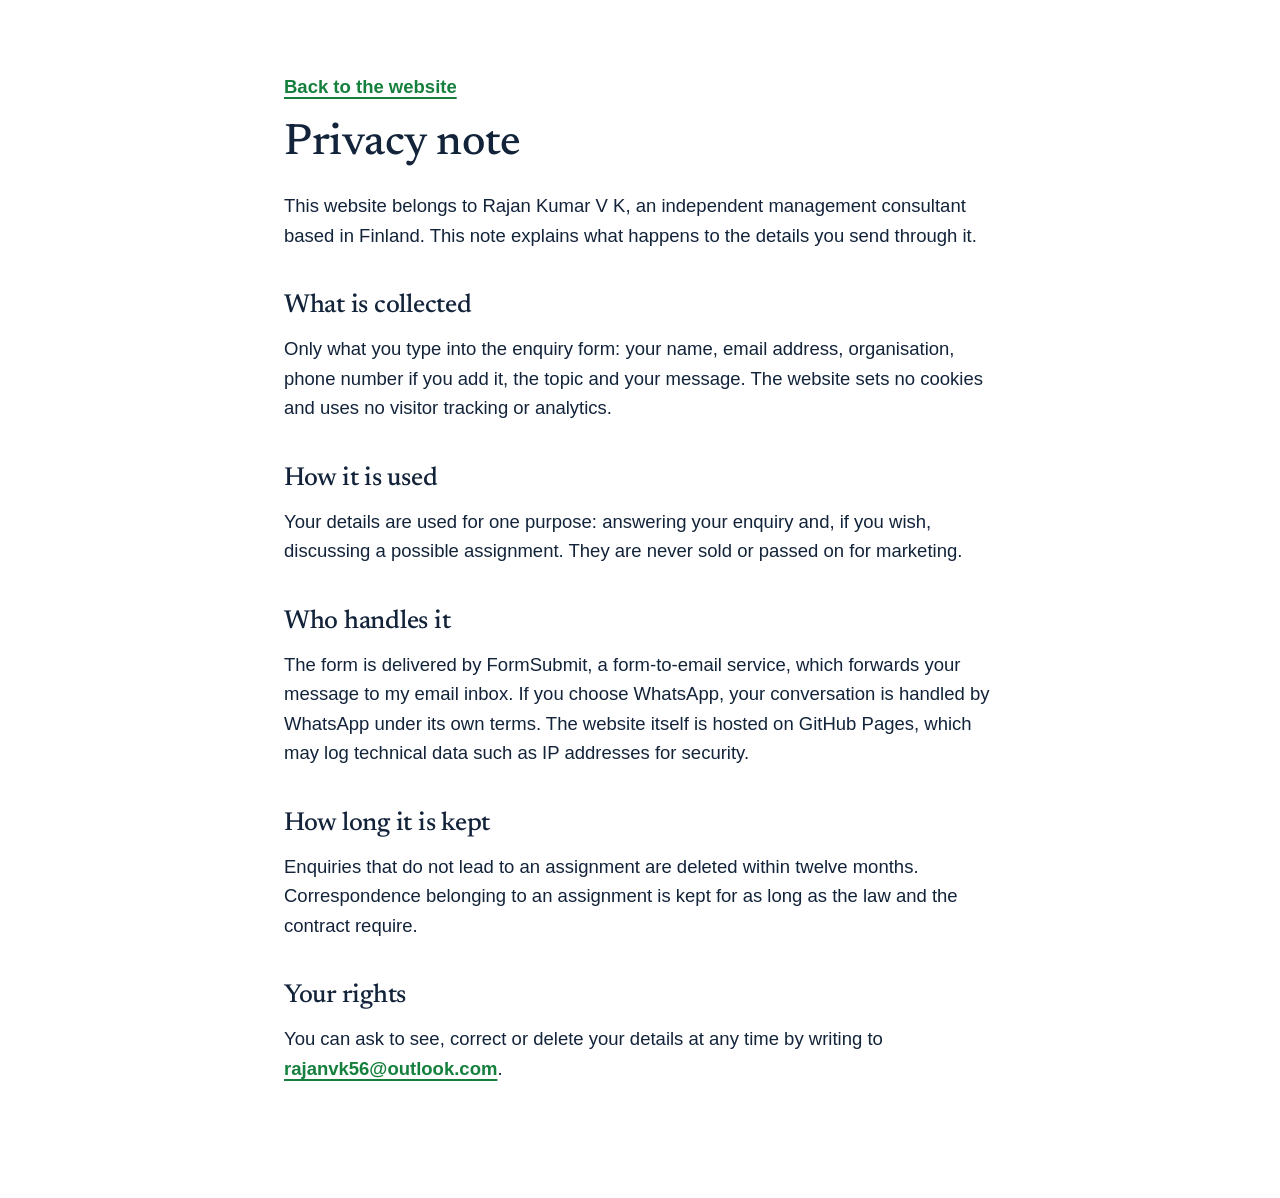
<file: privacy.html>
<!doctype html>
<html lang="en">
<head>
<meta charset="utf-8">
<meta name="viewport" content="width=device-width, initial-scale=1">
<title>Privacy note | Rajan Kumar V K</title>
<meta name="description" content="How enquiries sent through this website are handled.">
<link rel="canonical" href="https://rajan56.github.io/RajaVKConsultant/privacy.html">
<link rel="icon" type="image/svg+xml" href="assets/img/favicon.svg">
<link rel="stylesheet" href="assets/css/main.css">
</head>
<body>
<main class="doc">
  <p><a class="tlink" href="index.html">Back to the website</a></p>
  <h1>Privacy note</h1>
  <p>This website belongs to Rajan Kumar V K, an independent management consultant based in Finland. This note explains what happens to the details you send through it.</p>
  <h2>What is collected</h2>
  <p>Only what you type into the enquiry form: your name, email address, organisation, phone number if you add it, the topic and your message. The website sets no cookies and uses no visitor tracking or analytics.</p>
  <h2>How it is used</h2>
  <p>Your details are used for one purpose: answering your enquiry and, if you wish, discussing a possible assignment. They are never sold or passed on for marketing.</p>
  <h2>Who handles it</h2>
  <p>The form is delivered by FormSubmit, a form-to-email service, which forwards your message to my email inbox. If you choose WhatsApp, your conversation is handled by WhatsApp under its own terms. The website itself is hosted on GitHub Pages, which may log technical data such as IP addresses for security.</p>
  <h2>How long it is kept</h2>
  <p>Enquiries that do not lead to an assignment are deleted within twelve months. Correspondence belonging to an assignment is kept for as long as the law and the contract require.</p>
  <h2>Your rights</h2>
  <p>You can ask to see, correct or delete your details at any time by writing to <a class="tlink" href="mailto:rajanvk56@outlook.com">rajanvk56@outlook.com</a>.</p>
</main>
</body>
</html>
</file>
<file: assets/css/main.css>
/* Rajan Kumar V K, personal consulting site
   Colour system: five colours follow the five phases of an assignment,
   from a hot problem (crimson) to a controlled result (blue).
   Define = crimson, Measure = orange, Analyse = yellow, Improve = green, Control = blue. */

@font-face{font-family:"Newsreader";font-style:normal;font-weight:200 800;font-display:swap;src:url("../fonts/newsreader-latin-wght-normal.woff2") format("woff2")}
@font-face{font-family:"Newsreader";font-style:italic;font-weight:200 800;font-display:swap;src:url("../fonts/newsreader-latin-wght-italic.woff2") format("woff2")}

:root{
  --navy:#0B2545; --navy-2:#102F57; --ink:#12233A; --muted:#4B5C72;
  --paper:#FFFFFF; --tint:#F2F5F9; --line:#D8DFE9;
  --crimson:#D0183C; --orange:#F28C28; --yellow:#F6C445; --green:#2FA866; --blue:#2F6FDE;
  --btn:#15803D; --btn-h:#0F6630;
  --serif:"Newsreader", Georgia, "Times New Roman", serif;
  --sans:Arial, Helvetica, sans-serif;
  --wrap:1180px;
}
*{box-sizing:border-box}
html{scroll-behavior:smooth;scroll-padding-top:92px;-webkit-text-size-adjust:100%}
body{margin:0;font-family:var(--sans);font-size:18.5px;line-height:1.6;color:var(--ink);background:var(--paper)}
img,svg{max-width:100%}
h1,h2,h3,h4{font-family:var(--serif);font-weight:500;line-height:1.12;margin:0 0 .5em;letter-spacing:-.01em;color:inherit}
h2{font-size:clamp(30px,3.6vw,44px)}
h3{font-size:24px}
h4{font-family:var(--sans);font-size:16px;font-weight:700;letter-spacing:0;margin-bottom:.6em}
p{margin:0 0 1em}
a{color:inherit}
ul,ol{margin:0;padding:0}
.wrap{max-width:var(--wrap);margin:0 auto;padding:0 24px}
.sr{position:absolute;width:1px;height:1px;overflow:hidden;clip:rect(0 0 0 0)}
.skip{position:absolute;left:-999px;top:8px;background:var(--btn);color:#fff;padding:10px 14px;border-radius:6px;z-index:100}
.skip:focus{left:8px}
:focus-visible{outline:3px solid var(--blue);outline-offset:3px;border-radius:4px}
.navy :focus-visible,.hero :focus-visible{outline-color:var(--yellow)}

/* ---------- Buttons and links (everything clickable is green) ---------- */
.btn{white-space:nowrap;display:inline-flex;align-items:center;gap:10px;font:600 17px/1 var(--sans);padding:15px 24px;border-radius:6px;border:2px solid var(--btn);background:var(--btn);color:#fff;text-decoration:none;cursor:pointer;transition:background .2s,border-color .2s,transform .2s}
.btn:hover{background:var(--btn-h);border-color:var(--btn-h);transform:translateY(-1px)}
.btn:active{transform:none}
.btn-sm{padding:11px 16px;font-size:16px}
.btn-ghost{background:transparent;color:#fff;border-color:var(--green)}
.btn-ghost:hover{background:var(--btn);border-color:var(--btn)}
.btn svg{width:22px;height:22px}
.tlink{color:var(--btn);font-weight:600;text-decoration:underline;text-decoration-thickness:2px;text-underline-offset:4px}
.tlink:hover{color:var(--btn-h);text-decoration-thickness:3px}

/* ---------- Header ---------- */
.site-header{position:sticky;top:0;z-index:50;background:rgba(255,255,255,.96);backdrop-filter:blur(8px);border-bottom:1px solid var(--line)}
.header-row{display:flex;align-items:center;justify-content:space-between;gap:20px;min-height:80px}
.brand{display:flex;align-items:center;gap:12px;text-decoration:none}
.mark{width:50px;height:50px;flex:0 0 auto}
.brand-text{display:flex;flex-direction:column;line-height:1.2}
.brand-text b{font-family:Arial,Helvetica,sans-serif;font-weight:700;font-size:25px;letter-spacing:-.01em}
.brand-text small{font-size:15px;color:var(--muted)}
.main-nav{display:flex;align-items:center;gap:20px}
.main-nav a:not(.btn){font-size:17px;font-weight:700;text-decoration:none;padding:6px 0;border-bottom:2px solid transparent;transition:color .2s,border-color .2s}
.main-nav a:not(.btn):hover,.main-nav a.on{color:var(--btn);border-bottom-color:var(--btn)}
.nav-toggle{display:none;background:none;border:0;padding:10px;cursor:pointer}
.nav-toggle i{display:block;width:26px;height:3px;background:var(--btn);border-radius:2px;margin:5px 0}
.progress{height:4px;background:transparent;overflow:hidden}
.progress span{display:block;height:100%;width:0;background:linear-gradient(90deg,var(--crimson) 0 20%,var(--orange) 20% 40%,var(--yellow) 40% 60%,var(--green) 60% 80%,var(--blue) 80% 100%);background-size:100vw 100%}

/* ---------- Hero ---------- */
.hero{background:var(--navy);color:#fff;padding:84px 0 0;overflow:hidden}
.hero-grid{display:grid;grid-template-columns:minmax(0,1.1fr) minmax(0,.9fr);gap:56px;align-items:center;padding-bottom:72px}
.hero-kicker{font-size:17px;font-weight:700;color:var(--yellow);margin-bottom:22px;line-height:1.45;padding-left:14px;border-left:4px solid var(--yellow)}
.hero-kicker span{display:block}
.hero-kicker span:first-child{color:#fff;font-size:19px;margin-bottom:2px}
.hero h1{font-size:clamp(44px,6.4vw,84px);font-weight:500;line-height:1.02;letter-spacing:-.02em;margin-bottom:26px;text-wrap:balance}
.hero-lead{font-size:clamp(18px,1.7vw,21px);line-height:1.55;max-width:34em;color:#DCE5F1}
.hero-cta{display:flex;flex-wrap:wrap;gap:14px;margin:30px 0 26px}
.hero-where{font-size:16px;color:#A9B9CE;max-width:36em;margin:0}

.picker{background:#fff;color:var(--ink);border-radius:14px;padding:28px;box-shadow:0 30px 70px rgba(0,0,0,.35)}
.picker-q{font-size:26px;margin-bottom:16px}
.picker-chips{display:flex;flex-wrap:wrap;gap:8px;margin-bottom:18px}
.chip{font:600 15.5px/1.25 var(--sans);text-align:left;padding:10px 14px;border-radius:999px;border:1.5px solid var(--btn);background:#fff;color:var(--btn);cursor:pointer;transition:background .18s,color .18s}
.chip:hover{background:#E8F5EC}
.chip[aria-selected="true"]{background:var(--btn);color:#fff}
.picker-out{border-top:1px solid var(--line);padding-top:16px;min-height:300px}
.picker-out dl{margin:0;display:grid;gap:14px}
.picker-out dt{font-size:14.5px;font-weight:700;color:var(--muted);margin-bottom:2px}
.picker-out dd{margin:0;font-size:17px;line-height:1.5}
.picker-out dd.q{font-family:var(--serif);font-size:21px;line-height:1.3;font-style:italic}
.picker-out .more{margin:16px 0 0;font-size:16px}
.picker-out.swap{animation:swap .35s ease}
@keyframes swap{from{opacity:0;transform:translateY(8px)}to{opacity:1;transform:none}}

.spectrum{list-style:none;display:grid;grid-template-columns:repeat(5,1fr);gap:0}
.spectrum li{padding-top:12px;font-size:16px;font-weight:600;color:#C9D5E5;position:relative}
.spectrum li::before{content:"";position:absolute;left:0;right:0;top:0;height:8px;background:var(--c);transform-origin:left}
.spectrum span{display:block;padding:8px 0 22px}
.c1{--c:var(--crimson)} .c2{--c:var(--orange)} .c3{--c:var(--yellow)} .c4{--c:var(--green)} .c5{--c:var(--blue)}

/* one orchestrated entrance, on page load only */
.js .hero-copy > *{opacity:0;transform:translateY(16px);animation:rise .7s cubic-bezier(.2,.7,.2,1) forwards}
.js .hero-copy > :nth-child(1){animation-delay:.05s}
.js .hero-copy > :nth-child(2){animation-delay:.15s}
.js .hero-copy > :nth-child(3){animation-delay:.3s}
.js .hero-copy > :nth-child(4){animation-delay:.42s}
.js .hero-copy > :nth-child(5){animation-delay:.52s}
.js .picker{opacity:0;transform:translateY(22px);animation:rise .8s cubic-bezier(.2,.7,.2,1) .35s forwards}
.js .spectrum li::before{transform:scaleX(0);animation:grow .5s ease-out forwards}
.js .spectrum li span{opacity:0;animation:rise .4s ease forwards}
.js .spectrum li:nth-child(1)::before{animation-delay:.7s} .js .spectrum li:nth-child(1) span{animation-delay:.9s}
.js .spectrum li:nth-child(2)::before{animation-delay:.95s} .js .spectrum li:nth-child(2) span{animation-delay:1.15s}
.js .spectrum li:nth-child(3)::before{animation-delay:1.2s} .js .spectrum li:nth-child(3) span{animation-delay:1.4s}
.js .spectrum li:nth-child(4)::before{animation-delay:1.45s} .js .spectrum li:nth-child(4) span{animation-delay:1.65s}
.js .spectrum li:nth-child(5)::before{animation-delay:1.7s} .js .spectrum li:nth-child(5) span{animation-delay:1.9s}
@keyframes rise{to{opacity:1;transform:none}}
@keyframes grow{to{transform:scaleX(1)}}

/* ---------- Sections ---------- */
.section{padding:104px 0}
.section.tint{background:var(--tint)}
.section.navy{background:var(--navy);color:#fff}
.sec-head{max-width:760px;margin-bottom:48px}
.sec-head p{font-size:19px;color:var(--muted);margin:0}
.navy .sec-head p{color:#C9D5E5}
.plain{list-style:none}
.plain li{padding:10px 0;border-top:1px solid var(--line);font-size:17px}

/* About */
.about-grid{display:grid;grid-template-columns:minmax(0,.8fr) minmax(0,1.35fr);gap:72px;align-items:start}
.about-photo{margin:0;position:relative}
.about-photo img{display:block;width:100%;height:auto;border-radius:14px}
.about-photo::after{content:"";position:absolute;left:0;right:0;bottom:0;height:10px;border-radius:0 0 14px 14px;background:linear-gradient(90deg,var(--crimson) 0 20%,var(--orange) 20% 40%,var(--yellow) 40% 60%,var(--green) 60% 80%,var(--blue) 80% 100%)}
.about-main h2{max-width:16em;margin-bottom:28px}
.about-main p{max-width:40em}
.about-main .big{font-family:var(--serif);font-size:24px;line-height:1.4}
.about-links{display:flex;flex-wrap:wrap;gap:10px 26px;margin-top:26px}
.about-facts{border-top:8px solid var(--navy);margin-top:64px}
.about-facts dl{margin:0;display:grid;grid-template-columns:repeat(3,minmax(0,1fr));gap:0 48px}
.about-facts div{padding:18px 0;border-bottom:1px solid var(--line)}
.about-facts dt{font-size:15px;font-weight:700;color:var(--muted);margin-bottom:3px}
.about-facts dd{margin:0;font-family:var(--serif);font-size:19px;line-height:1.35}

/* Quotes */
.quote{margin:0;padding:64px 0}
.quote blockquote{margin:0;font-family:var(--serif);font-style:italic;font-weight:500;font-size:clamp(28px,3.8vw,48px);line-height:1.15;letter-spacing:-.01em;max-width:20em;text-wrap:balance}
.quote figcaption{margin-top:16px;font-size:17px;font-weight:600}
.q-yellow{background:var(--yellow);color:var(--navy)}
.q-orange{background:var(--orange);color:var(--navy)}
.q-crimson{background:var(--crimson);color:#fff}

/* Approach */
.phase-track{display:grid;grid-template-columns:repeat(5,1fr);position:relative;margin-bottom:28px}
.phase-track::before{content:"";position:absolute;left:10%;right:10%;top:27px;height:2px;background:var(--line)}
.phase{position:relative;background:none;border:0;padding:0 6px 14px;cursor:pointer;display:flex;flex-direction:column;align-items:center;gap:12px;font-family:var(--sans);color:var(--ink);border-bottom:4px solid transparent;transition:border-color .2s}
.phase .n{width:56px;height:56px;border-radius:50%;background:#fff;border:3px solid var(--c);display:flex;align-items:center;justify-content:center;font:600 22px var(--serif);transition:background .2s,transform .25s cubic-bezier(.2,.8,.2,1)}
.phase .t{font-size:18px;font-weight:700}
.phase:hover .n{transform:scale(1.08)}
.phase[aria-selected="true"]{border-bottom-color:var(--c)}
.phase[aria-selected="true"] .n{background:var(--c);transform:scale(1.12)}
.phase.c1[aria-selected="true"] .n,.phase.c5[aria-selected="true"] .n{color:#fff}
.phase-panel{background:#fff;border-radius:14px;border-left:10px solid var(--c);padding:36px 40px;display:grid;grid-template-columns:minmax(0,1.1fr) minmax(0,1fr) minmax(0,1fr);gap:40px;box-shadow:0 14px 40px rgba(11,37,69,.08)}
.phase-panel h3{font-size:30px;margin-bottom:10px}
.phase-panel .lede{font-size:18px;margin:0}
.phase-panel ul{list-style:none}
.phase-panel li{padding:8px 0 8px 22px;border-top:1px solid var(--line);font-size:17px;position:relative}
.phase-panel li::before{content:"";position:absolute;left:0;top:17px;width:10px;height:10px;border-radius:50%;background:var(--c)}
.phase-panel.swap > *{animation:swap .35s ease}

/* Services */
.services-grid{display:grid;grid-template-columns:minmax(0,.8fr) minmax(0,1.6fr);gap:64px;align-items:start}
.sticky{position:sticky;top:110px}
.sticky .btn{margin-top:26px}
.acc-item{border-top:1px solid var(--line)}
.acc-item:last-child{border-bottom:1px solid var(--line)}
.acc-item h3{margin:0;font-size:inherit}
.acc-btn{width:100%;background:none;border:0;text-align:left;cursor:pointer;display:grid;grid-template-columns:1fr auto;gap:4px 20px;padding:24px 0;color:var(--ink);font-family:var(--sans)}
.acc-t{font-family:var(--serif);font-size:26px;font-weight:500;line-height:1.2;transition:color .2s}
.acc-s{grid-column:1;font-size:17.5px;color:var(--muted)}
.acc-btn:hover .acc-t,.acc-btn[aria-expanded="true"] .acc-t{color:var(--btn)}
.plus{grid-row:1 / span 2;grid-column:2;align-self:center;width:40px;height:40px;border-radius:50%;background:var(--btn);position:relative;transition:transform .3s,background .2s}
.plus::before,.plus::after{content:"";position:absolute;left:50%;top:50%;width:16px;height:2.5px;background:#fff;transform:translate(-50%,-50%)}
.plus::after{transform:translate(-50%,-50%) rotate(90deg);transition:transform .3s}
.acc-btn:hover .plus{background:var(--btn-h)}
.acc-btn[aria-expanded="true"] .plus::after{transform:translate(-50%,-50%) rotate(0)}
.acc-body{display:grid;grid-template-columns:repeat(3,minmax(0,1fr));gap:28px;padding:4px 0 30px}
.acc-body[hidden]{display:none}
.acc-body.open{animation:swap .35s ease}
.acc-body ul{list-style:none}
.acc-body li{font-size:16.5px;padding:7px 0;border-top:1px solid var(--line)}
.acc-body h4{color:var(--btn)}

/* Expertise */
.xp-grid{display:grid;grid-template-columns:repeat(3,minmax(0,1fr));gap:40px 48px}
.xp h3{font-size:22px;padding-top:14px;border-top:3px solid var(--navy);margin-bottom:14px}
.xp-photo{margin:0;border-radius:14px;overflow:hidden;min-height:260px;position:relative}
.xp-photo img{position:absolute;inset:0;width:100%;height:100%;object-fit:cover;object-position:70% 55%}
.tags{list-style:none;display:flex;flex-wrap:wrap;gap:8px}
.tags li{font-size:15.5px;padding:6px 12px;background:#fff;border:1px solid var(--line);border-radius:4px}

/* Sectors */
.sectors{margin-top:72px;display:grid;grid-template-columns:minmax(0,.8fr) minmax(0,1.6fr);gap:64px;align-items:start}
.sectors-head h3{font-size:34px}
.sectors-head p{color:var(--muted);font-size:18px}
.outcomes{list-style:none;margin-top:22px}
.outcomes li{padding:16px 18px 16px 20px;border-left:6px solid var(--c);margin-bottom:10px;background:#fff;border-radius:0 8px 8px 0}
.outcomes b{display:block;font-size:18px}
.outcomes span{font-size:16px;color:var(--muted)}
.o1{--c:var(--green)} .o2{--c:var(--blue)} .o3{--c:var(--orange)}
.sector-list{list-style:none;display:grid;grid-template-columns:repeat(2,minmax(0,1fr));gap:0 48px}
.sector-list li{padding:16px 0;border-top:1px solid var(--line)}
.sector-list b{display:block;font-family:var(--serif);font-weight:500;font-size:21px;line-height:1.25;margin-bottom:3px}
.sector-list p{margin:0;font-size:16.5px;color:var(--muted)}
.sectors-note{grid-column:2;margin:6px 0 0;font-size:16px;color:var(--muted);border-top:1px solid var(--line);padding-top:16px}

/* Ways to work */
.ways{display:grid;grid-template-columns:repeat(4,minmax(0,1fr));gap:36px}
.way{border-top:2px solid rgba(255,255,255,.35);padding-top:20px}
.way h3{font-size:26px}
.way p{font-size:17px;color:#D5DFEC;margin:0}

/* Work */
.work-list{display:grid;grid-template-columns:repeat(2,minmax(0,1fr));gap:0 64px}
.work{padding:30px 0;border-top:1px solid var(--line)}
.work-tag{font-size:15px;font-weight:700;color:var(--muted);margin-bottom:6px}
.work h3{font-size:28px;margin-bottom:10px}
.work p{font-size:17.5px}
.work b{font-weight:700;background:linear-gradient(transparent 62%,rgba(246,196,69,.6) 62%)}

/* Leadership, communication */
.lead-grid{display:grid;grid-template-columns:repeat(2,minmax(0,1fr));gap:72px}
.lead-col h3,.h2-sm{font-family:var(--serif);font-size:30px;margin-bottom:18px}
.lead-list{list-style:none}
.lead-list li{padding:16px 0;border-top:1px solid var(--line)}
.lead-list b{display:block;font-size:18px;margin-bottom:3px}
.lead-list p{margin:0;font-size:17px;color:var(--muted)}
.ach{list-style:none}
.ach li{display:grid;grid-template-columns:64px 1fr;gap:16px;padding:16px 0;border-top:1px solid var(--line)}
.ach .yr{font-family:var(--serif);font-size:22px;font-weight:600;color:var(--crimson)}
.ach b{display:block;font-size:18px;margin-bottom:3px}
.ach p{margin:0;font-size:17px;color:var(--muted)}

/* Credentials */
.cred-grid{display:grid;grid-template-columns:minmax(0,1fr) minmax(0,1.15fr);gap:72px}
.cred-col h3{font-size:30px;margin-bottom:18px}
.edu{list-style:none;border-left:3px solid var(--navy);margin-left:8px}
.edu li{position:relative;padding:0 0 26px 28px}
.edu li::before{content:"";position:absolute;left:-10px;top:5px;width:17px;height:17px;border-radius:50%;background:#fff;border:3px solid var(--navy)}
.edu li:nth-child(1)::before{background:var(--blue);border-color:var(--blue)}
.edu li:nth-child(2)::before{background:var(--green);border-color:var(--green)}
.edu li:nth-child(3)::before{background:var(--yellow);border-color:var(--yellow)}
.edu li:nth-child(4)::before{background:var(--orange);border-color:var(--orange)}
.edu li:last-child{padding-bottom:0}
.edu b{display:block;font-family:var(--serif);font-size:22px;font-weight:500;line-height:1.2}
.edu span{display:block;font-size:17px;margin-top:3px}
.edu em{display:block;font-size:16px;color:var(--muted);margin-top:4px}
.exp{list-style:none}
.exp li{padding:14px 0;border-top:1px solid var(--line)}
.exp .when{display:block;font-size:15px;font-weight:700;color:var(--muted)}
.exp b{display:block;font-size:18px}
.exp p{margin:2px 0 0;font-size:16.5px;color:var(--muted)}
.pubs{margin-top:26px;border-top:3px solid var(--navy)}
.pubs summary{cursor:pointer;font:600 18px var(--sans);color:var(--btn);padding:14px 0;list-style:none;display:flex;justify-content:space-between;align-items:center}
.pubs summary::-webkit-details-marker{display:none}
.pubs summary::after{content:"+";font-size:26px;line-height:1;font-weight:400}
.pubs[open] summary::after{content:"\2212"}
.pubs li{font-size:16px}

/* Contact */
.contact-grid{display:grid;grid-template-columns:minmax(0,1fr) minmax(0,1.1fr);gap:64px;align-items:start}
.contact-copy h2{font-size:clamp(34px,4.4vw,56px)}
.contact-copy > p{font-size:19px;color:#D5DFEC;max-width:28em}
.contact-ways{margin-top:30px}
.btn-wa{font-size:18px}
.contact-list{list-style:none;margin-top:30px}
.contact-list li{display:grid;grid-template-columns:96px 1fr;padding:13px 0;border-top:1px solid rgba(255,255,255,.2);font-size:18px}
.contact-list span{color:#A9B9CE;font-size:16px;align-self:center}
.contact-list a{color:#fff;text-decoration-color:var(--green);text-decoration-thickness:2px;text-underline-offset:4px}
.contact-list a:hover{color:#9BE3B8}
.enquiry{background:#fff;color:var(--ink);border-radius:14px;padding:34px;box-shadow:0 30px 70px rgba(0,0,0,.3)}
.enquiry h3{font-size:30px;margin-bottom:4px}
.form-note{font-size:15.5px;color:var(--muted)}
.req{color:var(--crimson);font-weight:700}
.fgrid{display:grid;grid-template-columns:1fr 1fr;gap:16px;margin:8px 0 22px}
.fgrid label{display:block;font-size:15.5px;font-weight:600}
.fgrid .full{grid-column:1 / -1}
.fgrid input,.fgrid select,.fgrid textarea{display:block;width:100%;margin-top:6px;padding:12px 13px;font:16px var(--sans);color:var(--ink);background:#fff;border:1.5px solid #B9C4D3;border-radius:6px}
.fgrid textarea{resize:vertical;min-height:130px}
.fgrid input:focus,.fgrid select:focus,.fgrid textarea:focus{outline:3px solid rgba(21,128,61,.3);border-color:var(--btn)}
.fgrid .hp{position:absolute;left:-9999px;width:1px;height:1px}
.enquiry .btn[disabled]{opacity:.6;cursor:wait}
.form-msg{margin:14px 0 0;font-weight:600;font-size:17px;min-height:1px}
.form-msg.ok{color:var(--btn)} .form-msg.err{color:var(--crimson)}
.form-privacy{font-size:14.5px;color:var(--muted);margin:12px 0 0}
.form-privacy a{color:var(--btn)}

/* Footer */
.site-footer{background:#071A33;color:#C9D5E5;padding:36px 0 96px;font-size:16px}
.footer-row{display:flex;flex-wrap:wrap;gap:20px 48px;justify-content:space-between;align-items:center}
.footer-row p{margin:0}
.footer-row b{color:#fff}
.footer-links{display:flex;flex-wrap:wrap;gap:8px 22px}
.footer-links a{color:#9BE3B8;font-weight:600;text-underline-offset:4px}
.footer-links a:hover{color:#fff}

/* WhatsApp floating button */
.wa-fab{position:fixed;right:22px;bottom:22px;z-index:60;width:58px;height:58px;border-radius:50%;background:var(--btn);color:#fff;display:flex;align-items:center;justify-content:center;box-shadow:0 10px 26px rgba(11,37,69,.35);transition:transform .2s,background .2s}
.wa-fab:hover{background:var(--btn-h);transform:scale(1.07)}
.wa-fab svg{width:30px;height:30px}

/* Privacy page */
.doc{max-width:760px;padding:72px 24px 96px;margin:0 auto}
.doc h1{font-size:44px}
.doc h2{font-size:26px;margin-top:1.6em}

/* ---------- Responsive ---------- */
@media (max-width:1240px){
  .main-nav{gap:16px}
  .main-nav{gap:18px}
  .main-nav a:not(.btn){font-size:16.5px}
}
@media (max-width:1100px){
  .nav-toggle{display:block}
  .main-nav{display:none;position:absolute;left:0;right:0;top:100%;background:#fff;border-bottom:1px solid var(--line);flex-direction:column;align-items:stretch;gap:0;padding:8px 24px 20px;box-shadow:0 20px 30px rgba(11,37,69,.12)}
  .main-nav.open{display:flex}
  .main-nav a:not(.btn){padding:13px 0;border-bottom:1px solid var(--line);font-size:18px}
  .main-nav .btn{margin-top:16px;justify-content:center}
  .brand-text small{display:block}
  .hero{padding-top:56px}
  .hero-grid,.about-grid,.services-grid,.cred-grid,.contact-grid,.lead-grid,.sectors{grid-template-columns:1fr;gap:44px}
  .sectors-note{grid-column:1}
  .about-photo{max-width:420px}
  .about-facts dl{grid-template-columns:repeat(2,minmax(0,1fr))}
  .xp-photo{min-height:340px}
  .sticky{position:static}
  .section{padding:76px 0}
  .phase-panel{grid-template-columns:1fr;gap:22px;padding:28px 24px}
  .xp-grid{grid-template-columns:repeat(2,minmax(0,1fr))}
  .ways{grid-template-columns:repeat(2,minmax(0,1fr))}
  .picker-out{min-height:0}
}
@media (max-width:640px){
  body{font-size:17.5px}
  .wrap{padding:0 18px}
  .brand-text b{font-size:21px}
  .hero h1{font-size:44px}
  .picker{padding:20px}
  .spectrum li{font-size:13.5px}
  .spectrum span{padding-bottom:16px}
  .phase .n{width:44px;height:44px;font-size:18px}
  .phase .t{font-size:14px}
  .phase-track::before{top:21px}
  .acc-t{font-size:22px}
  .acc-body{grid-template-columns:1fr;gap:18px}
  .work-list,.xp-grid,.ways,.fgrid,.sector-list,.about-facts dl{grid-template-columns:1fr}
  .enquiry{padding:22px}
  .quote{padding:48px 0}
  .ach li{grid-template-columns:54px 1fr}
  .contact-list li{grid-template-columns:80px 1fr;font-size:17px;word-break:break-word}
}
@media (prefers-reduced-motion:reduce){
  html{scroll-behavior:auto}
  *,*::before,*::after{animation:none!important;transition:none!important}
  .js .hero-copy > *,.js .picker,.js .spectrum li span{opacity:1;transform:none}
  .js .spectrum li::before{transform:none}
}
</file>
